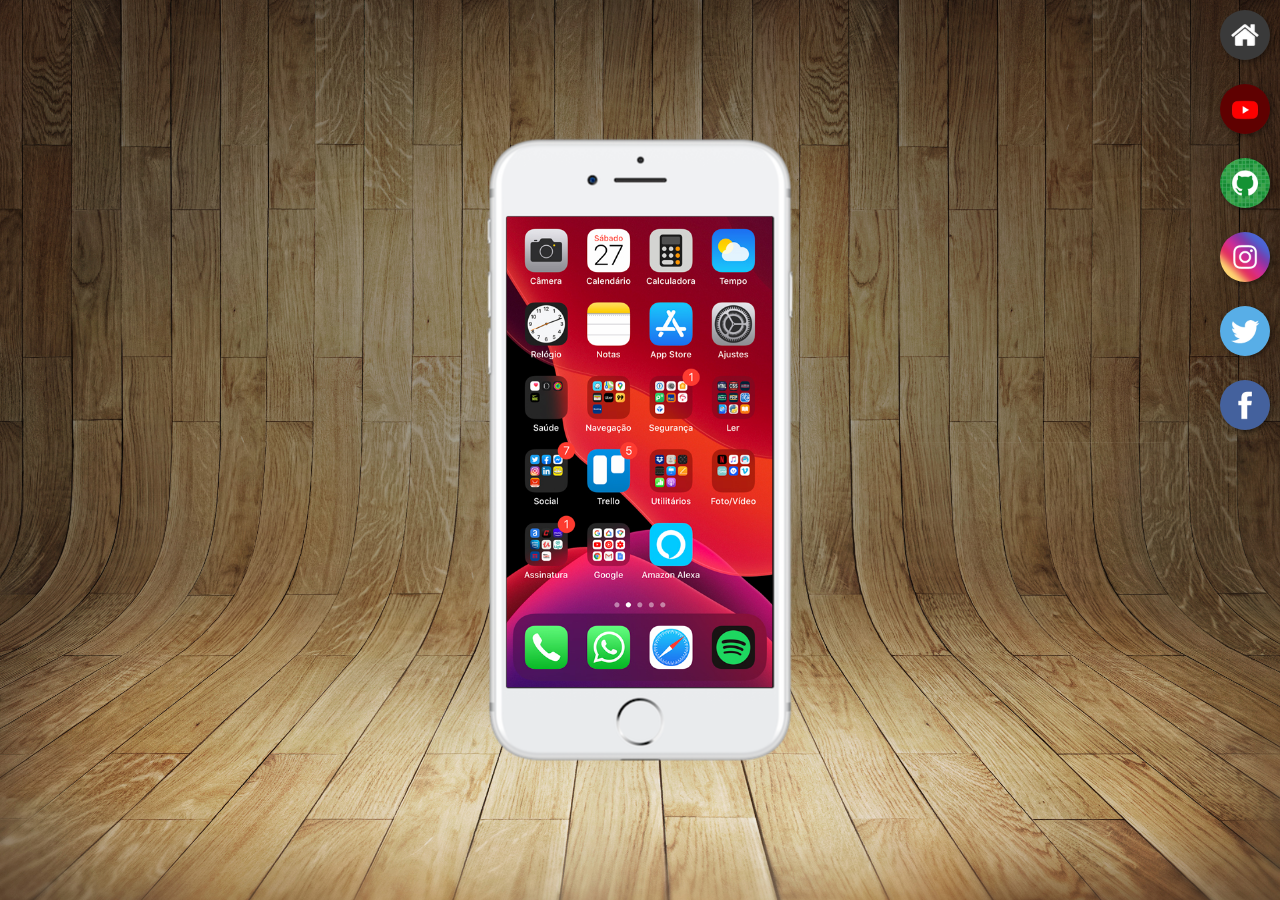
<file: redes-sociais/index.html>
<!DOCTYPE html>
<html lang="pt-br">
<head>
   <meta charset="UTF-8">
   <meta name="viewport"
	  content=''width=device-width, initial-scale=1.
	  0">
	  <title>Projeto Redes Sociais</title>
	  <link rel="shortcut icon" href="favicon.ico" type="image/x-icon">
	  <link rel="stylesheet" href="estilos/style.css">
 </head>
 <body>
		<main>
			<section id="telefone">
			<iframe src="home.html" name="tela" id="tela" frameborder="0"></iframe>
			
			</section>
		
			<section id="redes-sociais">

			<a href="home.html" target="tela"><img src="imagens/logo-home.jpg" alt="home"></a><br>
			<a href="youtube.html" target="tela"><img src="imagens/logo-youtube.jpg" alt="Youtube"  alt="youtube"></a><br>
			<a href="github.html" target="tela"><img src="imagens/logo-github.jpg" alt="GitHub"></a><br>
			<a href="instagram.html" target="tela"><img src="imagens/logo-instagram.jpg" alt="Instagram"></a><br>
			<a href="twitter.html" target="tela"><img src="imagens/logo-twitter.jpg" alt="Twitter"></a><br>
			<a href="facebook.html" target="tela"><img src="imagens/logo-facebook.jpg" alt="Facebook"></a>

			</section>
		</main> 
</body>
</html>
</file>
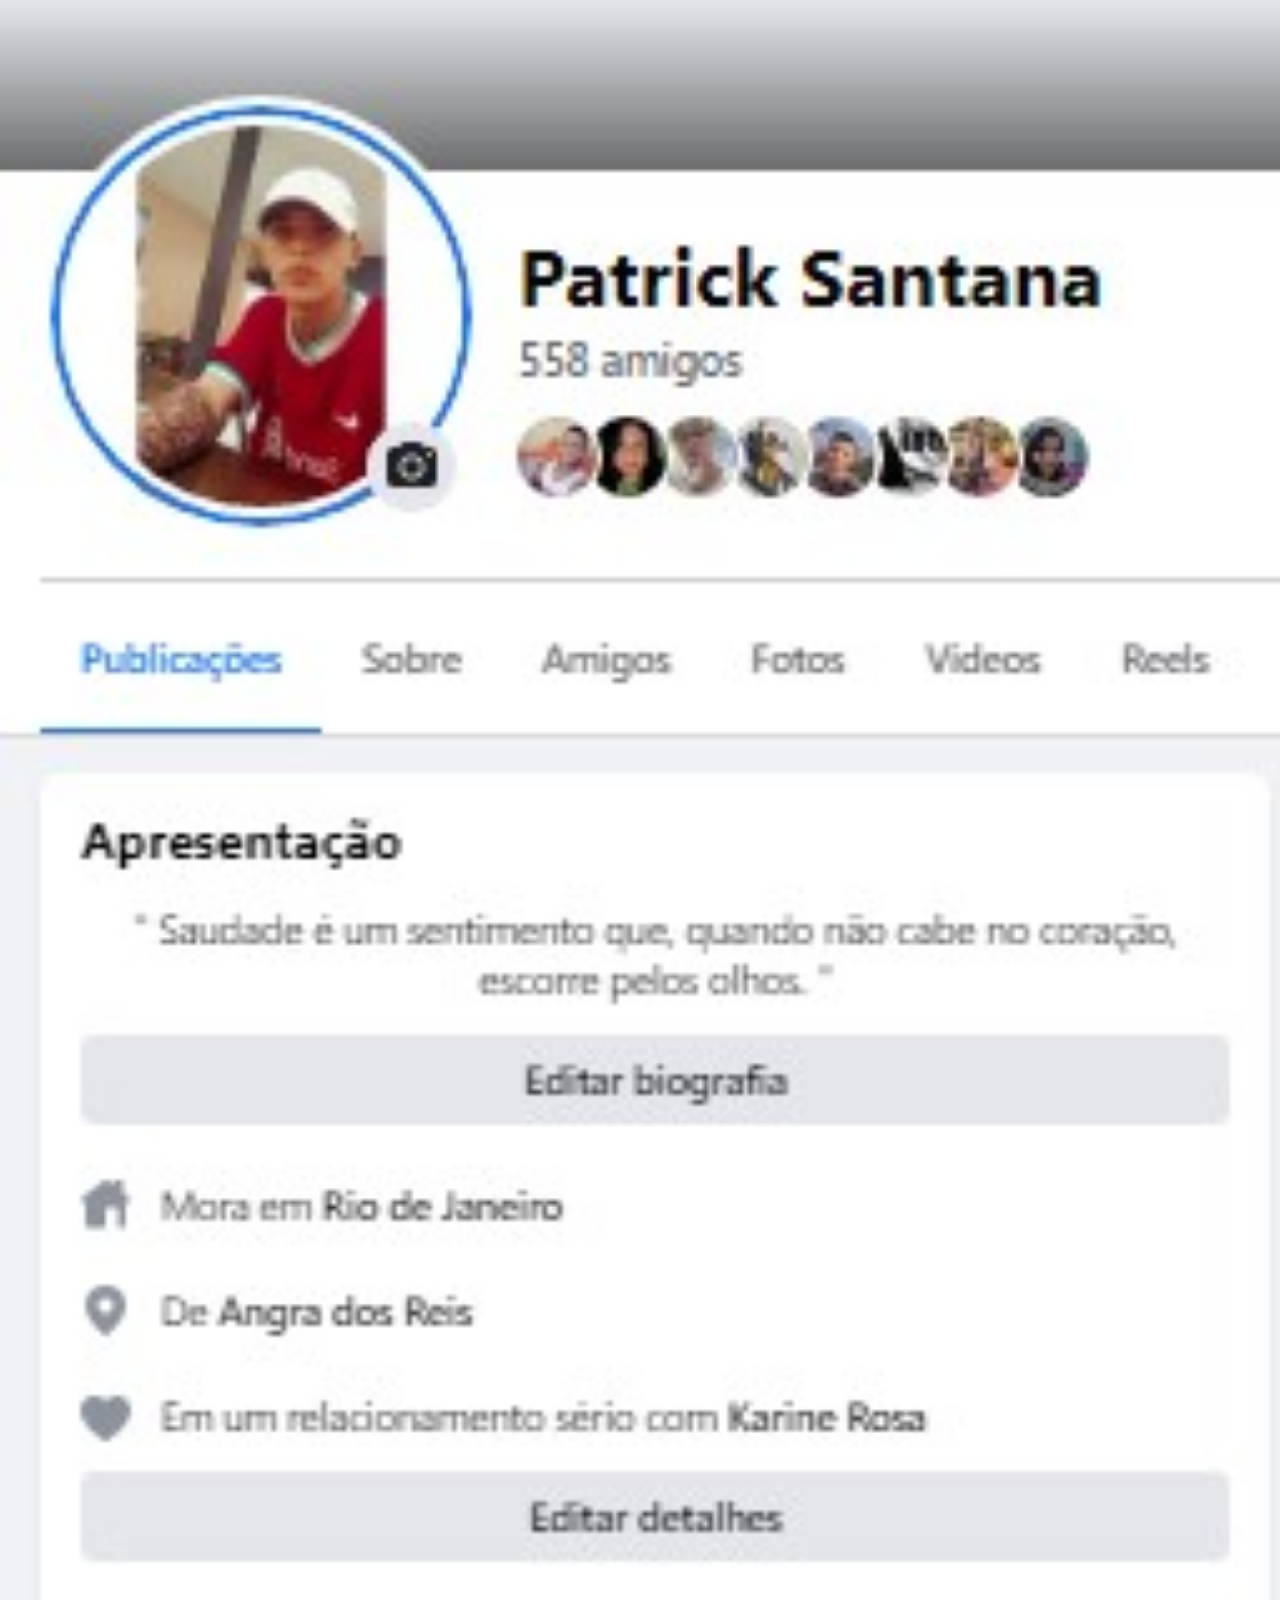
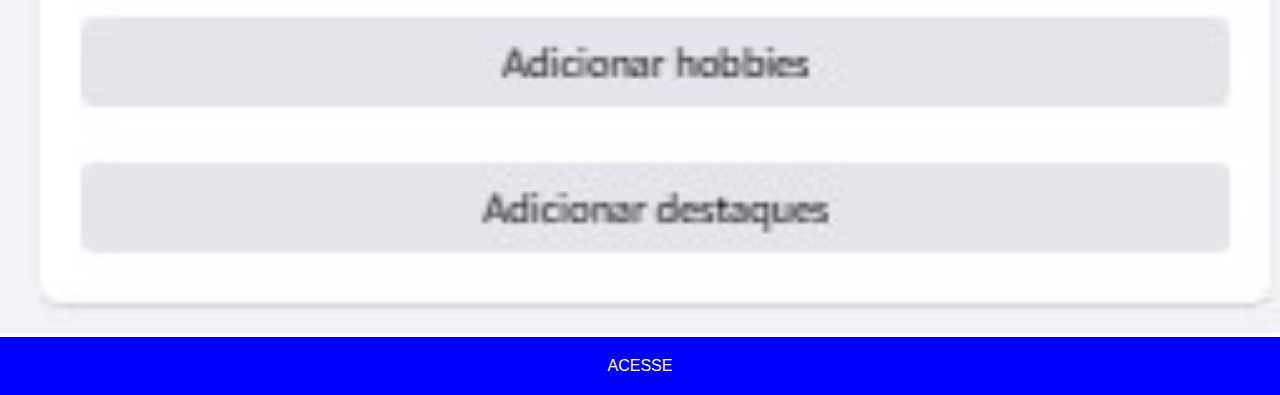
<file: redes-sociais/facebook.html>
<!DOCTYPE html>
<html lang="pt-br">
<head>
   <meta charset="UTF-8">
   <meta name="viewport"
	  content=''width=device-width, initial-scale=1.
	  0">
	  <title>Facebook</title>
 </head>
 <style>
 
 *{
	margin: 0px;
	padding: 0px;
	font-family: Arial, Helvetica, sans-serif;
 }
 
 ::-webkit-scrollbar{
	height: 0px;
	width: 0px;
}
 
 img{
	width: 100vw;
 }
 
 a {
 background: blue;
 color: white;
 text-weight: bold;
 padding: 20px;
 text-decoration: none;
 display: block;
 text-align: center;
 }
 
 
 </style>
 <body>
	 	<img src="imagens/tela-facebook.jpg" alt="Facebook">
		<a href="https://pt-br.facebook.com/gustavoguanabara/" target="_blank">ACESSE</a>
		 
</body>
</html>
</file>
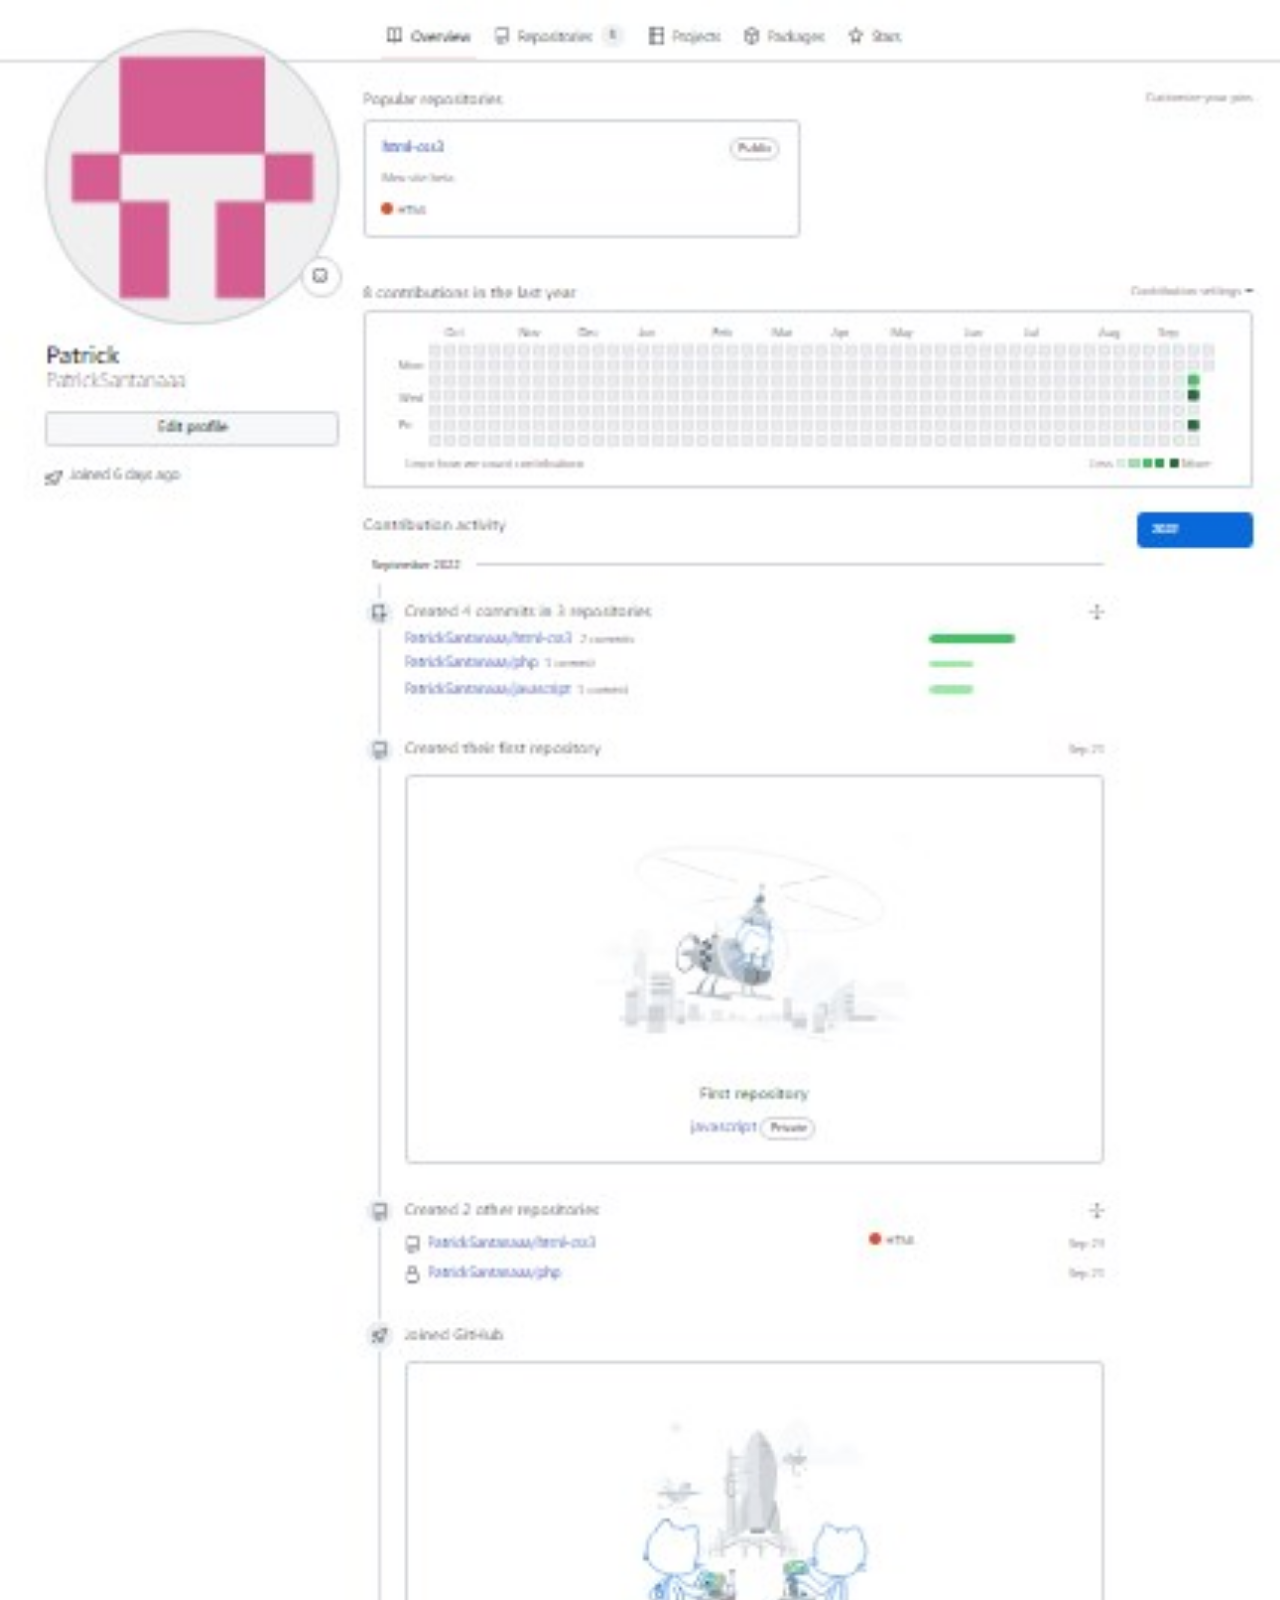
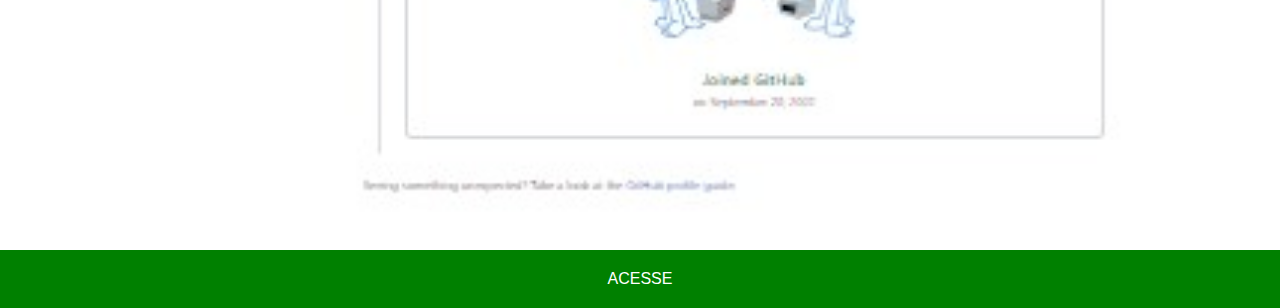
<file: redes-sociais/github.html>
<!DOCTYPE html>
<html lang="pt-br">
<head>
   <meta charset="UTF-8">
   <meta name="viewport"
	  content=''width=device-width, initial-scale=1.
	  0">
	  <title>GitHub</title>
 </head>
 <style>
 *{
	margin: 0px;
	padding: 0px;
	font-family: Arial, Helvetica, sans-serif;
 }
 
 img {
	width: 100vw;
 }
 
 ::-webkit-scrollbar{
		height: 0px;
		width: 0px;
 }
 
 a {
	 background-color: green;
	 color: white;
	 text-align: center;
	 text-decoration: none;
	 padding: 20px;
	 font-weigth: bold;
	 display: block;
 
 }
 
 </style>
 <body>
	<img src="imagens/tela-github.jpg" alt="Github">
	<a href="https://github.com/gustavoguanabara/" target="_blank">ACESSE</a>
	
	 	
		 
</body>
</html>
</file>
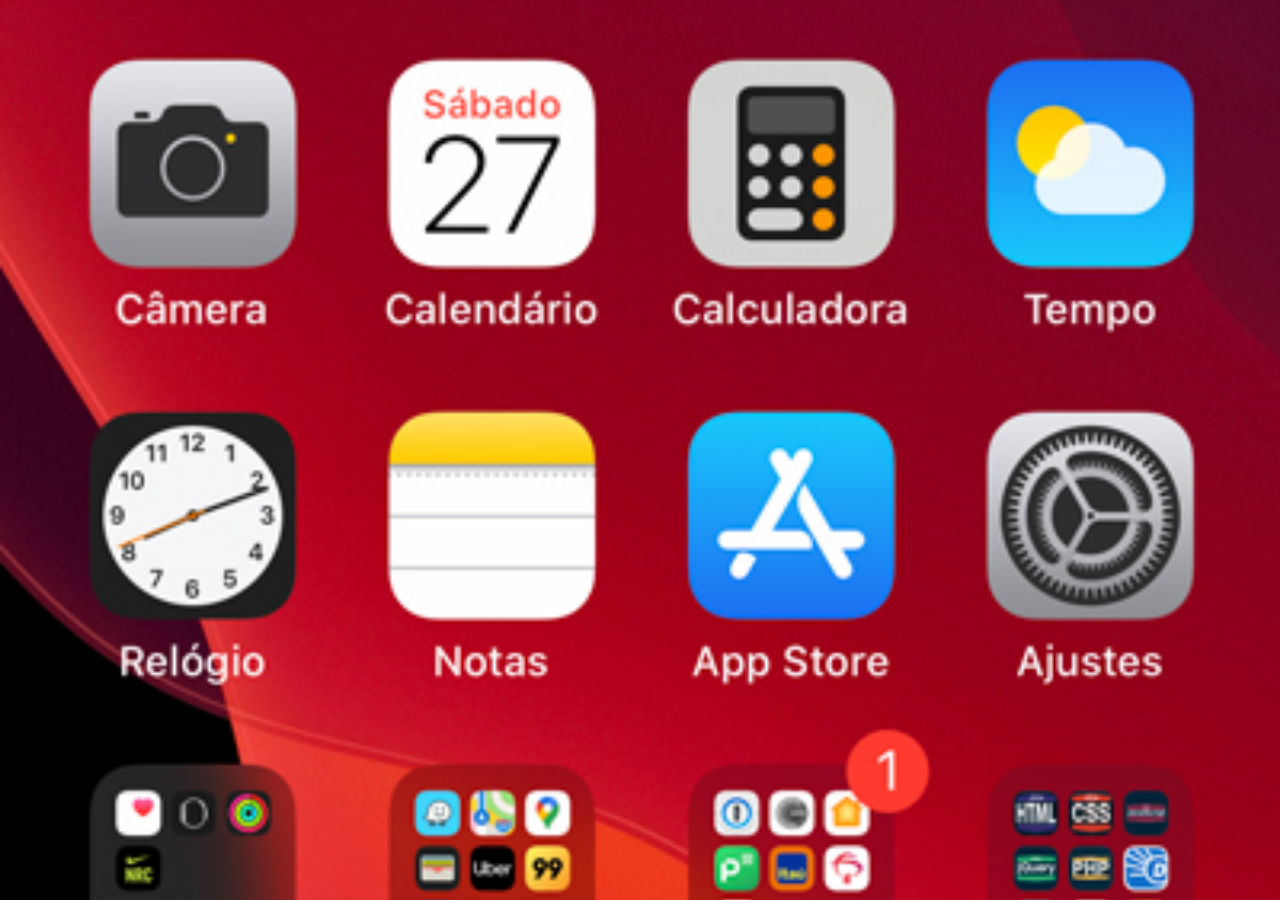
<file: redes-sociais/home.html>
<!DOCTYPE html>
<html lang="pt-bt">
<head>
    <meta charset="UTF-8">
    <meta http-equiv="X-UA-Compatible" content="IE=edge">
    <meta name="viewport" content="width=device-width, initial-scale=1.0">
    <title>Home</title>
</head>
<body>
<style>
* {
    margin: 0px;
    padding: 0px;
}

body {
    width: 100vw;
    height: 100vh;
    background: black url('imagens/tela-home.jpg')
 no-repeat top center;
    background-size: cover;
 }
</style>
</body>
</html>
</file>
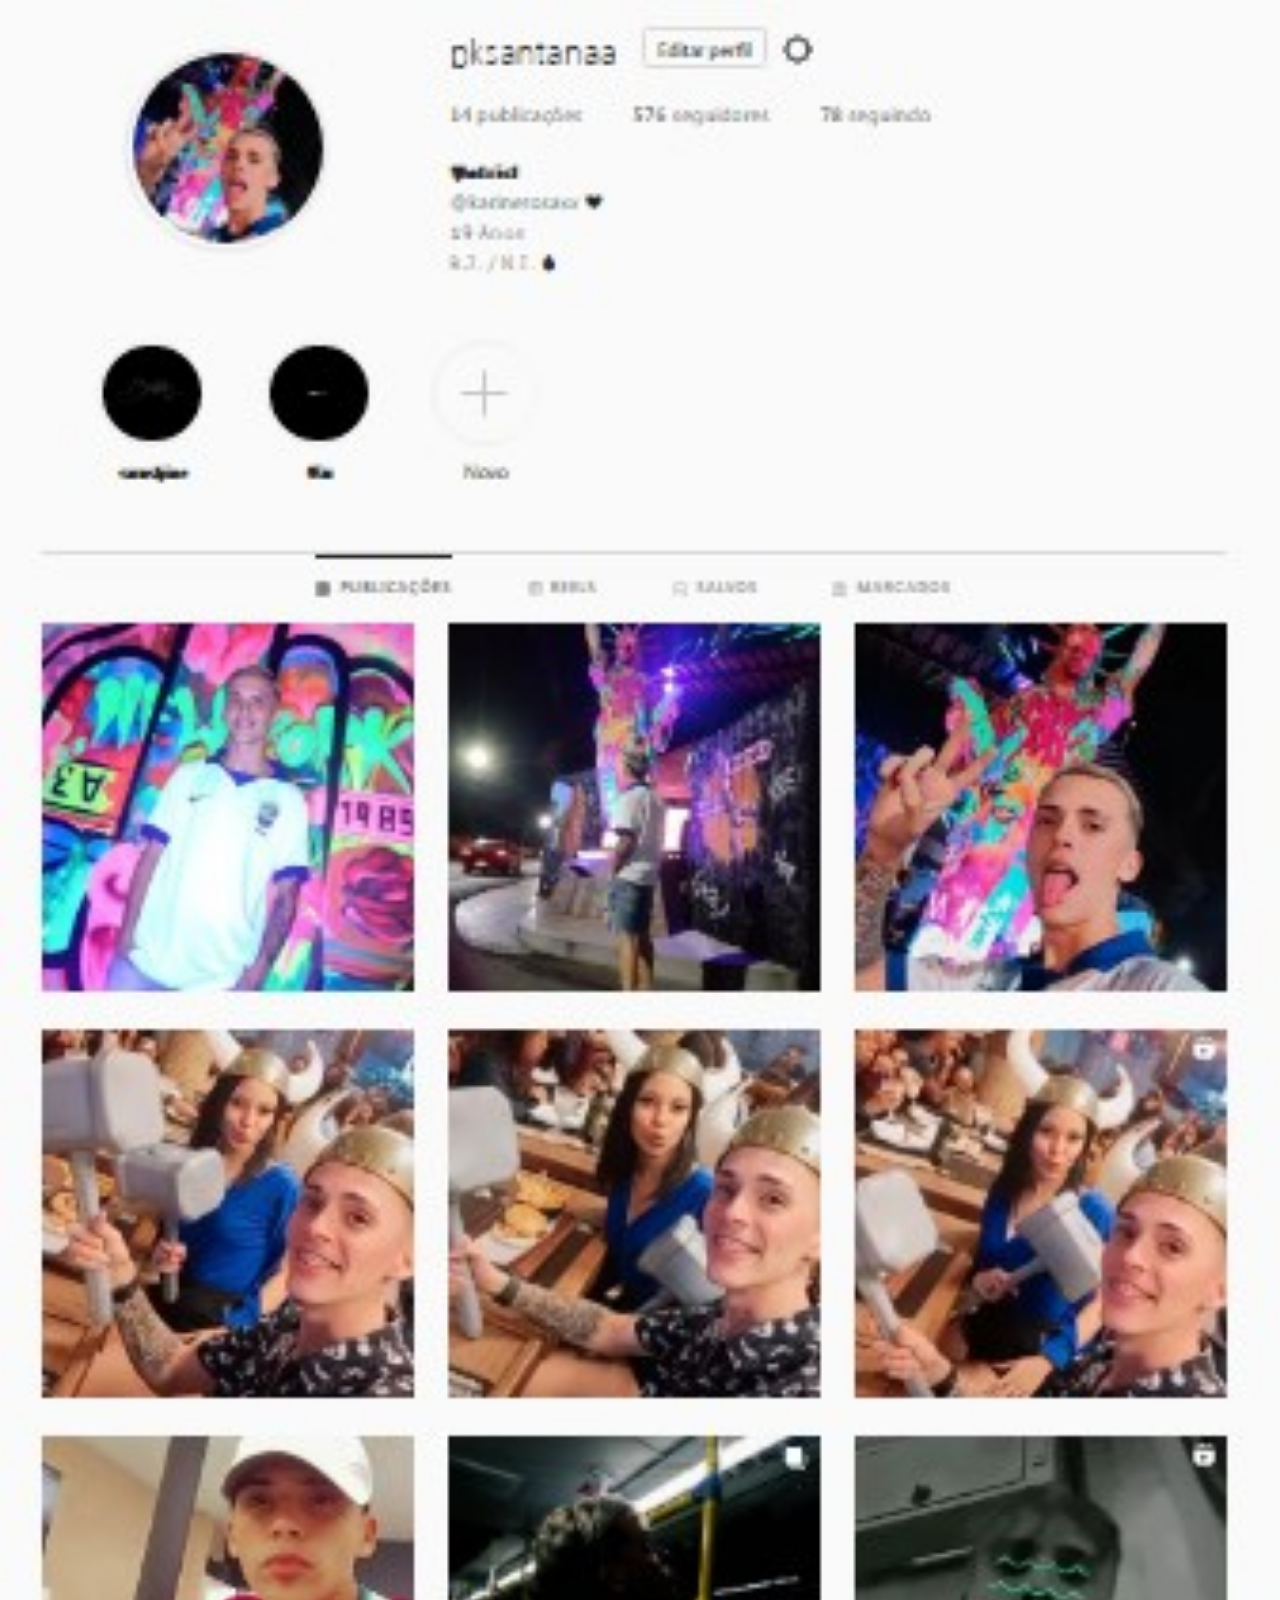
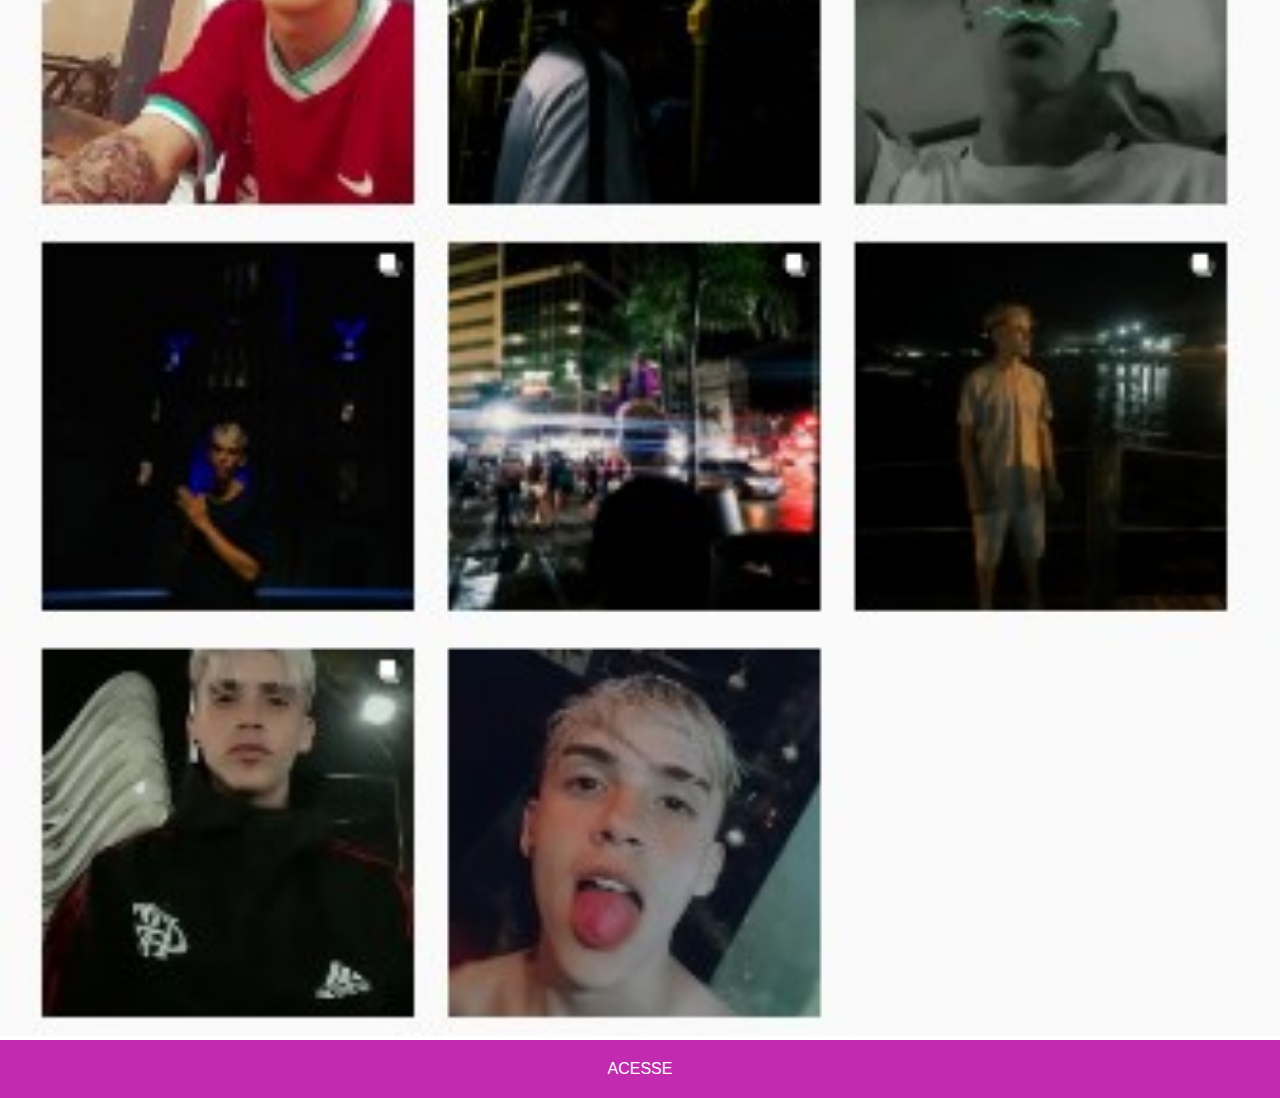
<file: redes-sociais/instagram.html>
<!DOCTYPE html>
<html lang="pt-br">
<head>
   <meta charset="UTF-8">
   <meta name="viewport"
	  content=''width=device-width, initial-scale=1.
	  0">
	  <title>Instagram</title>
 </head>
 <style>
*{
	margin: 0px;
	padding: 0px;
	font-family: Arial, Helvetica, sans-serif;
}

img {
	width: 100vw;

}

::-webkit-scrollbar{
	height: 0px;
	width: 0px;
}

a {
background-color: #C22AAF;
color: white;
text-align: center;
font-weidth: bold;
padding: 20px;
text-decoration: none;
display: block;


}

 </style>
 <body>
	<img src="imagens/tela-insta.jpg" alt="Instagram">
	<a href="https://www.instagram.com/pksantanaa/" target="_blank">ACESSE</a>
	 	
		 
</body>
</html>
</file>
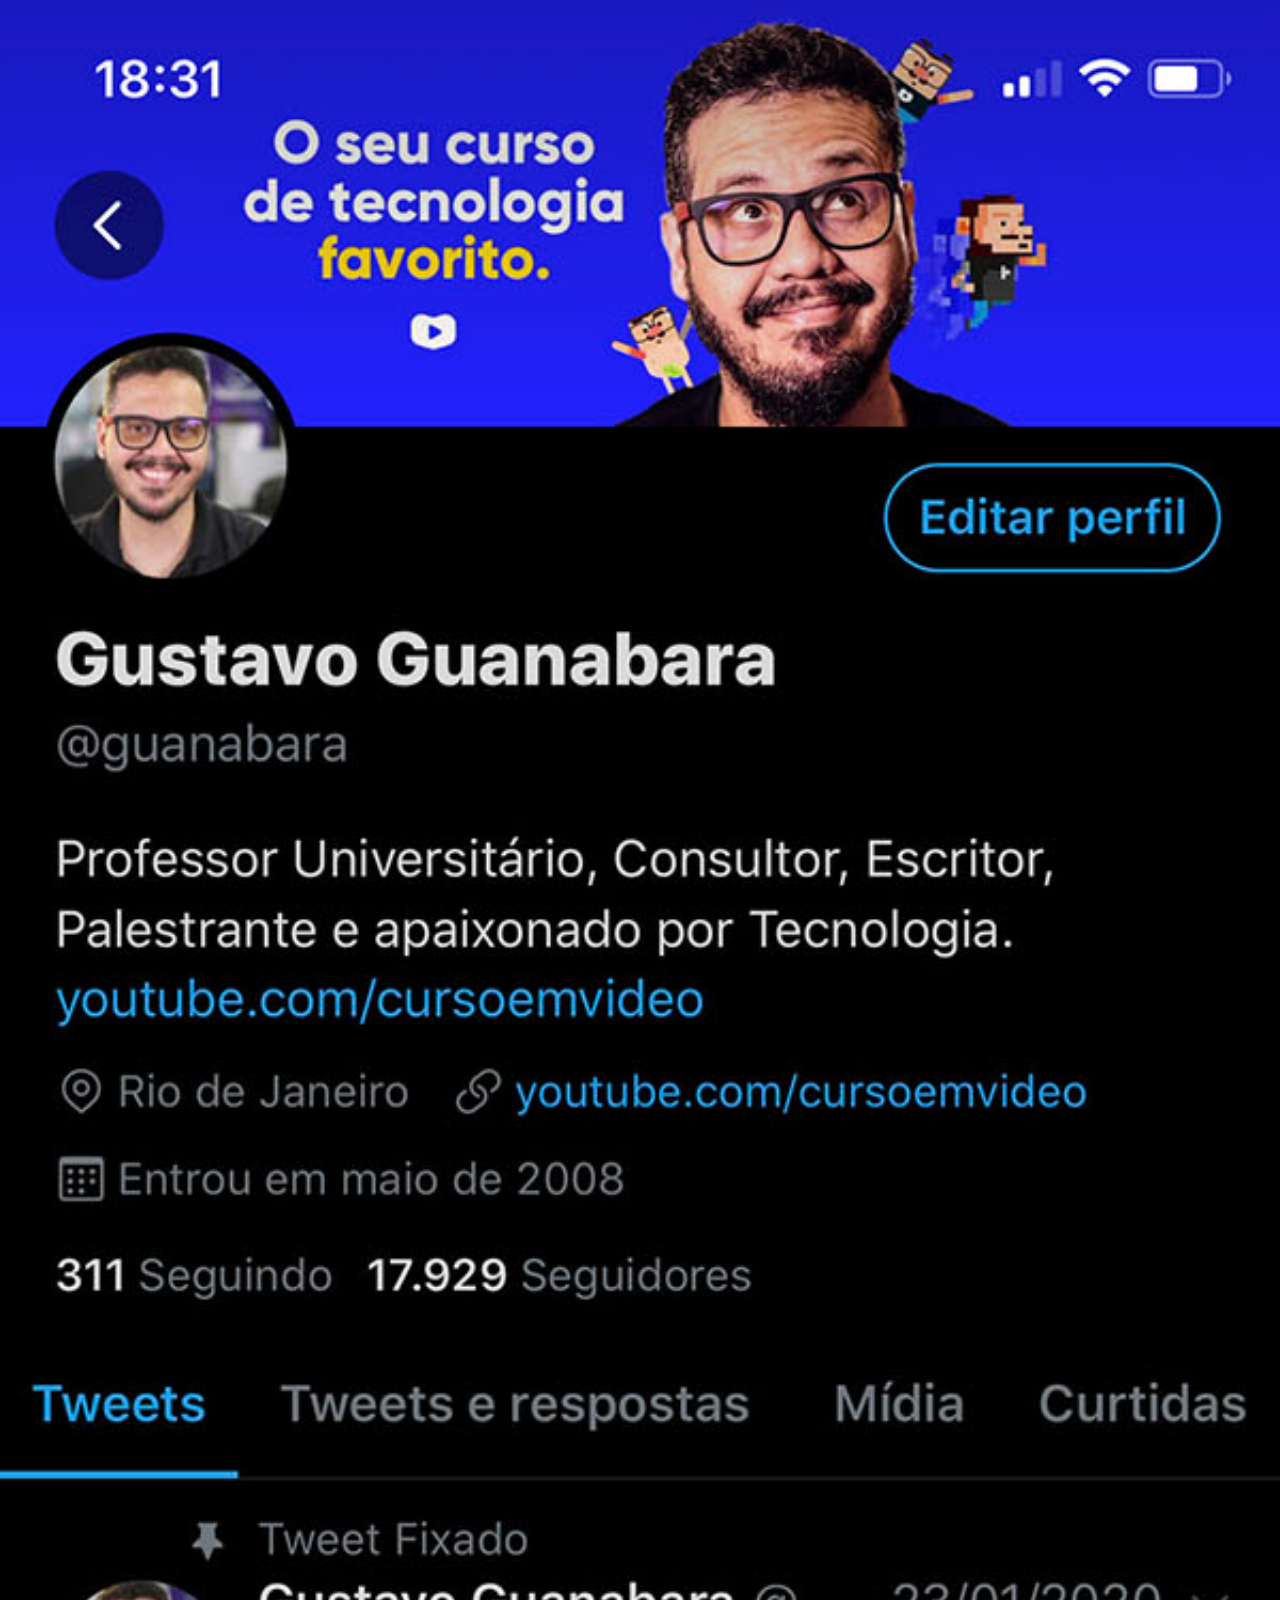
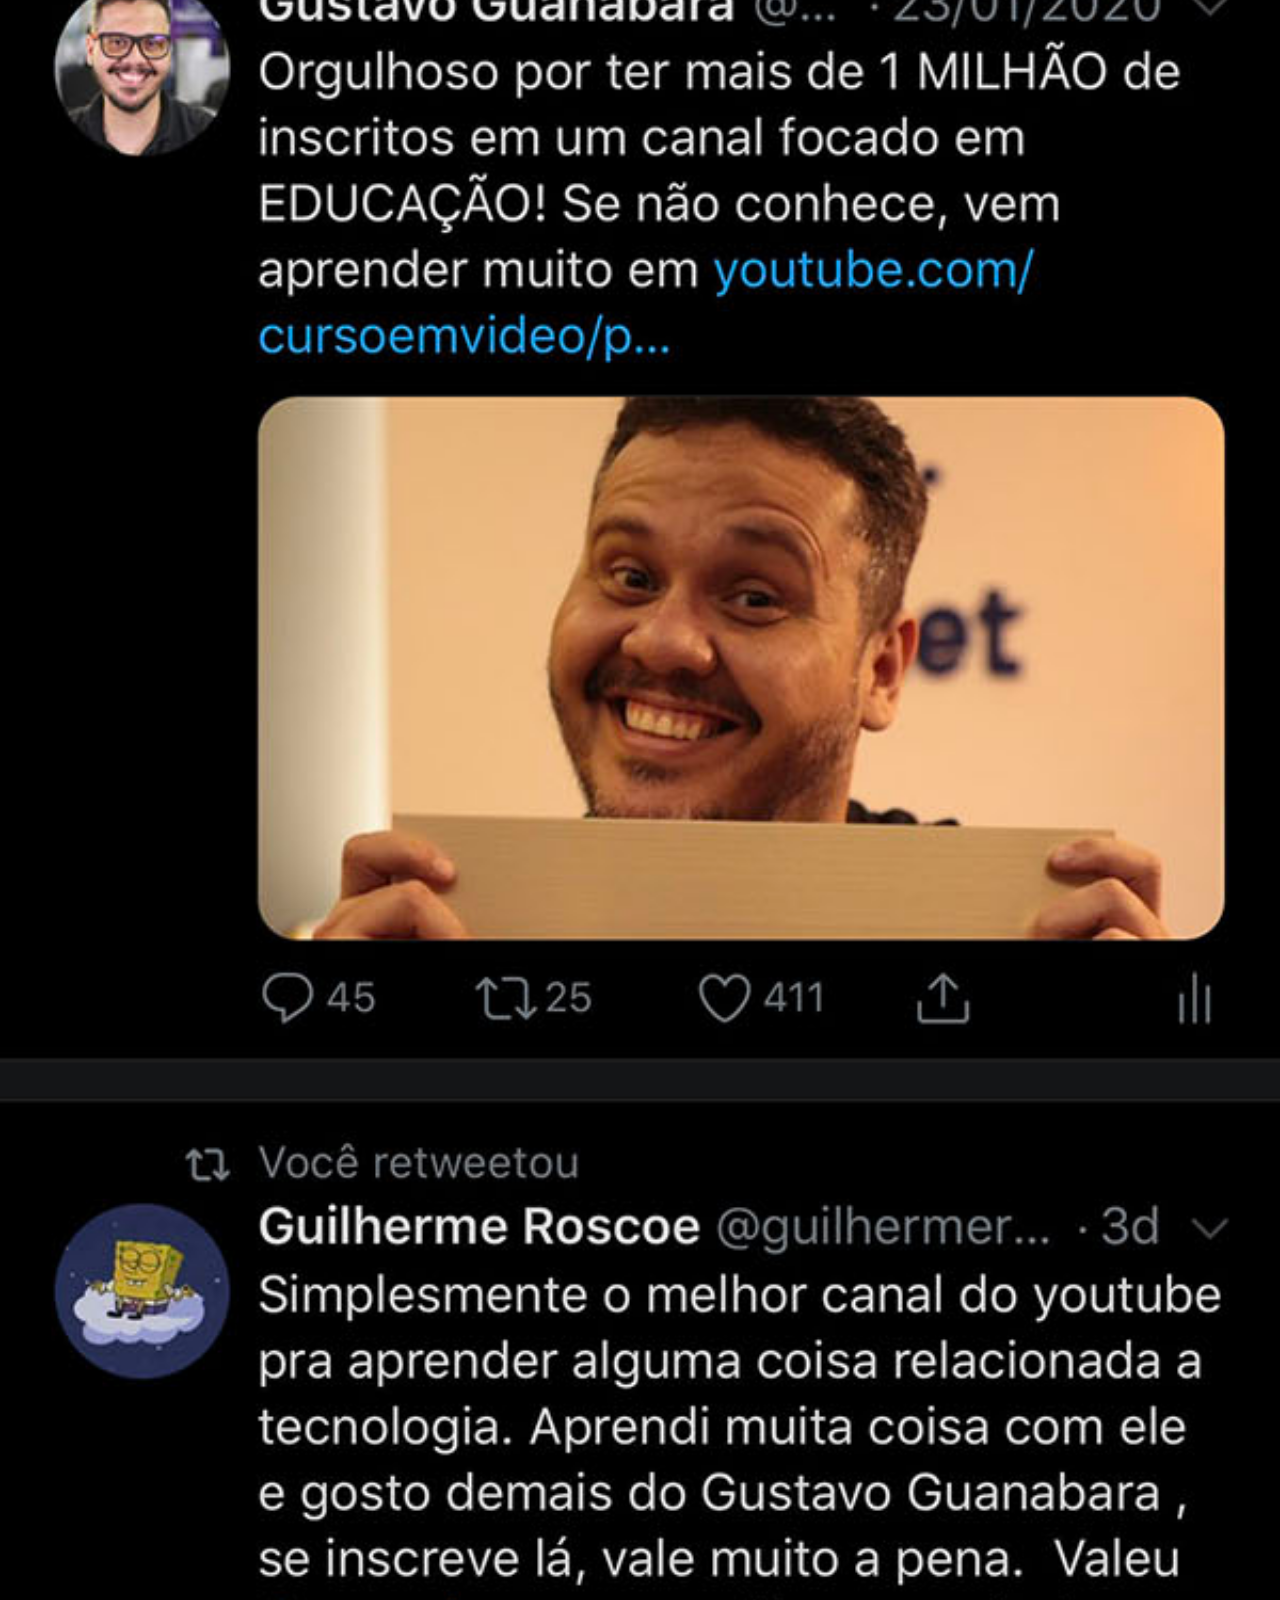
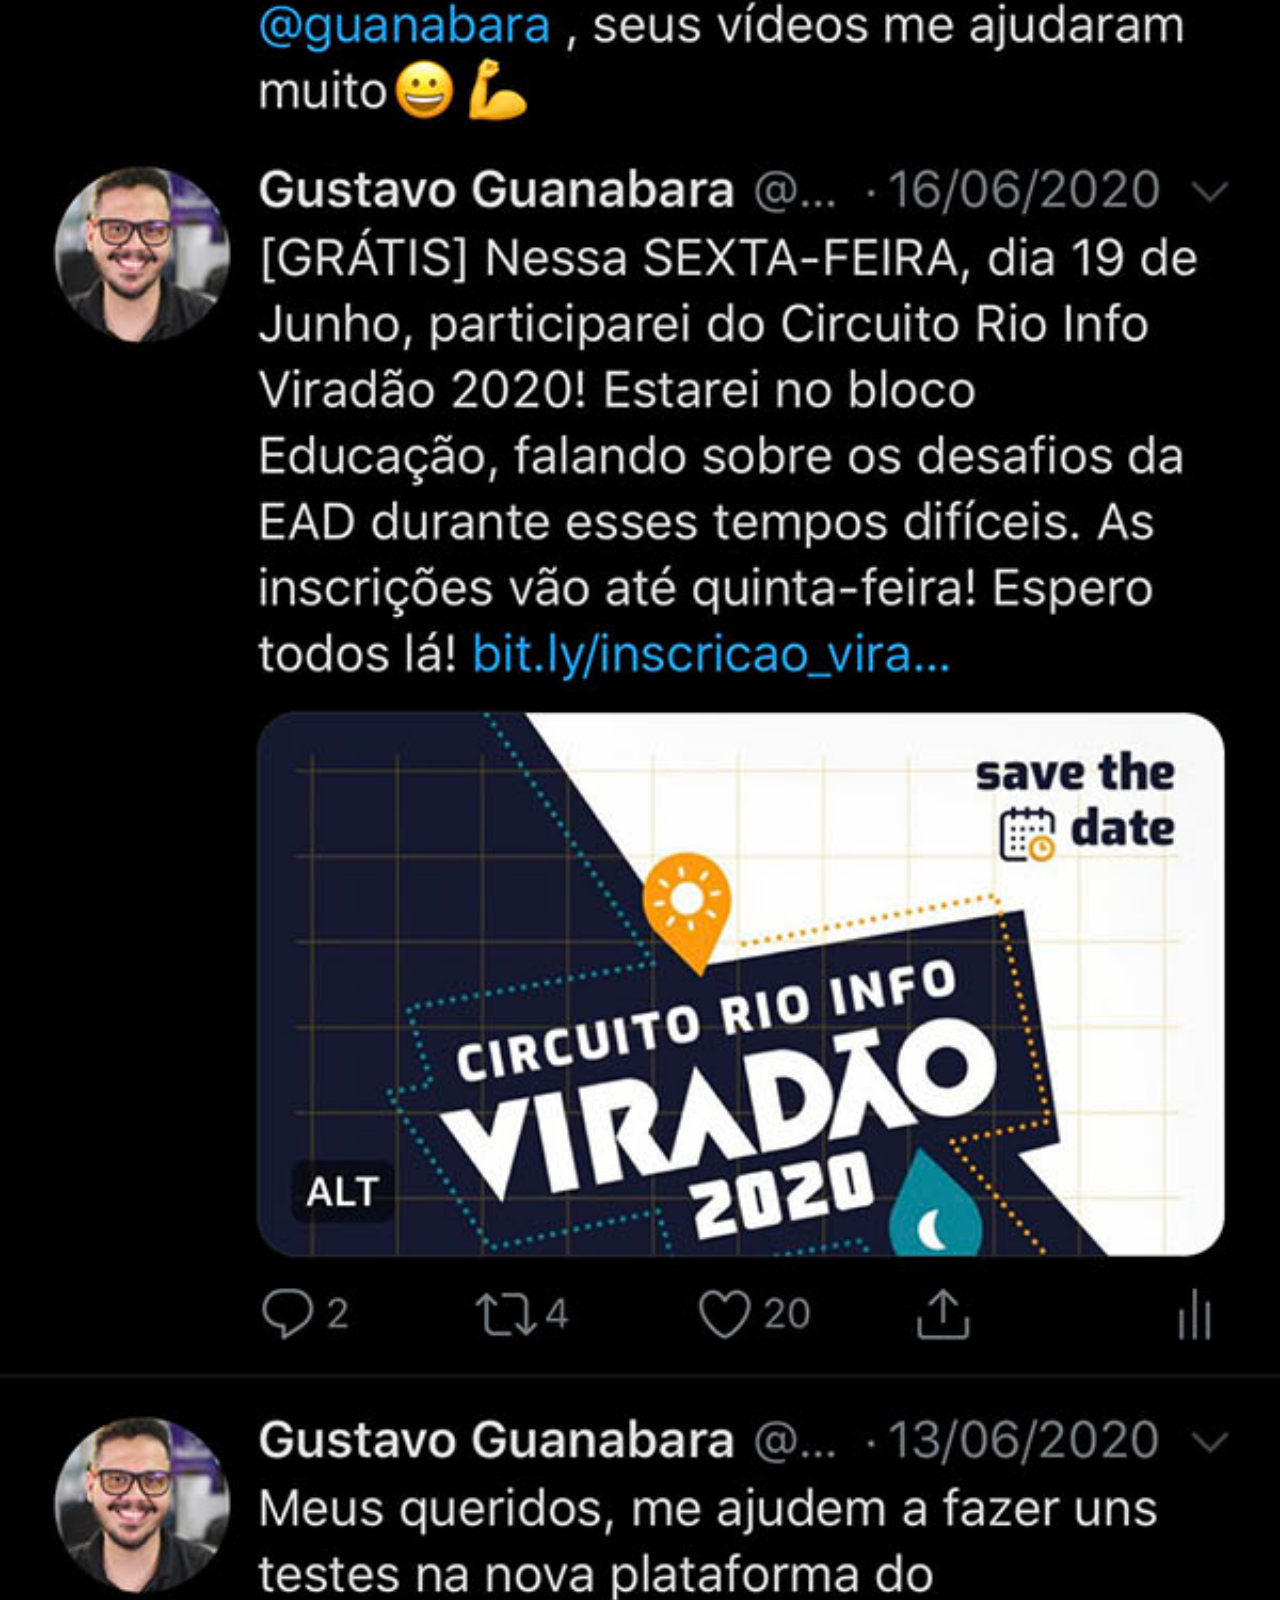
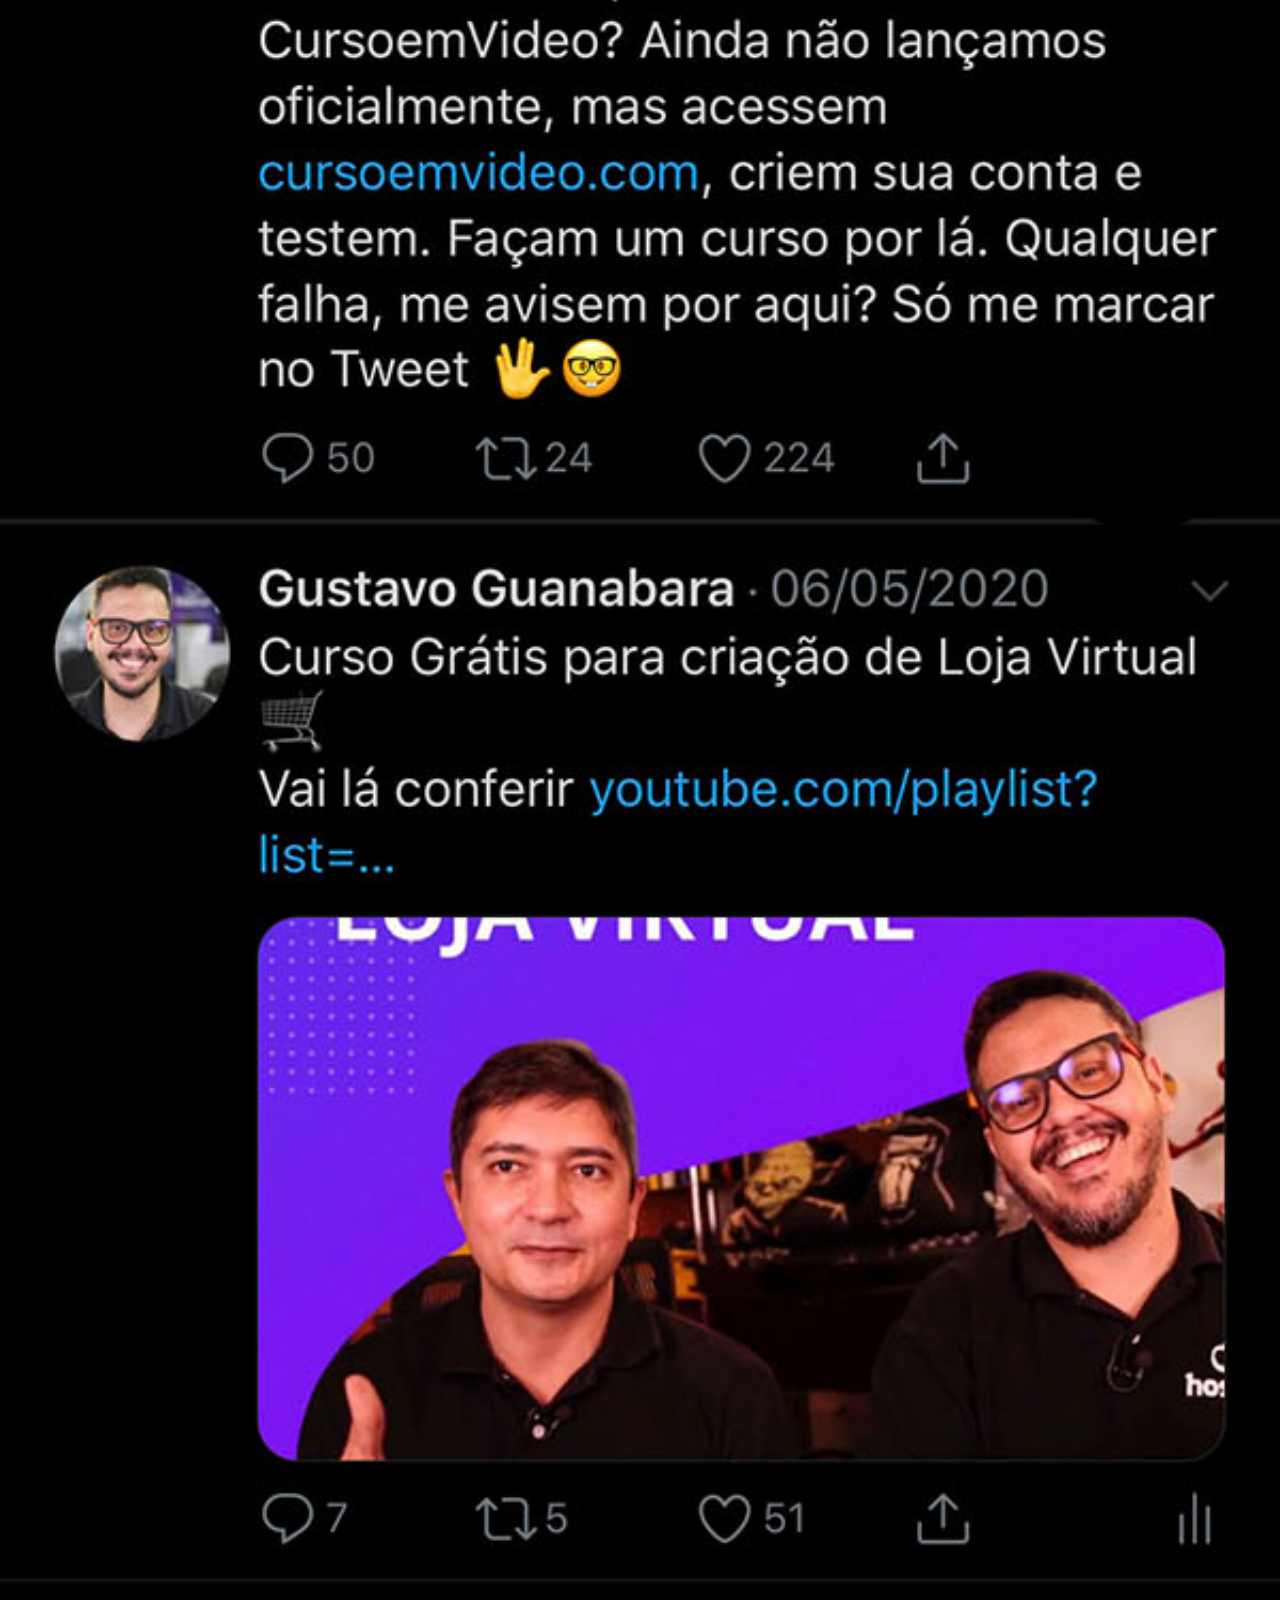
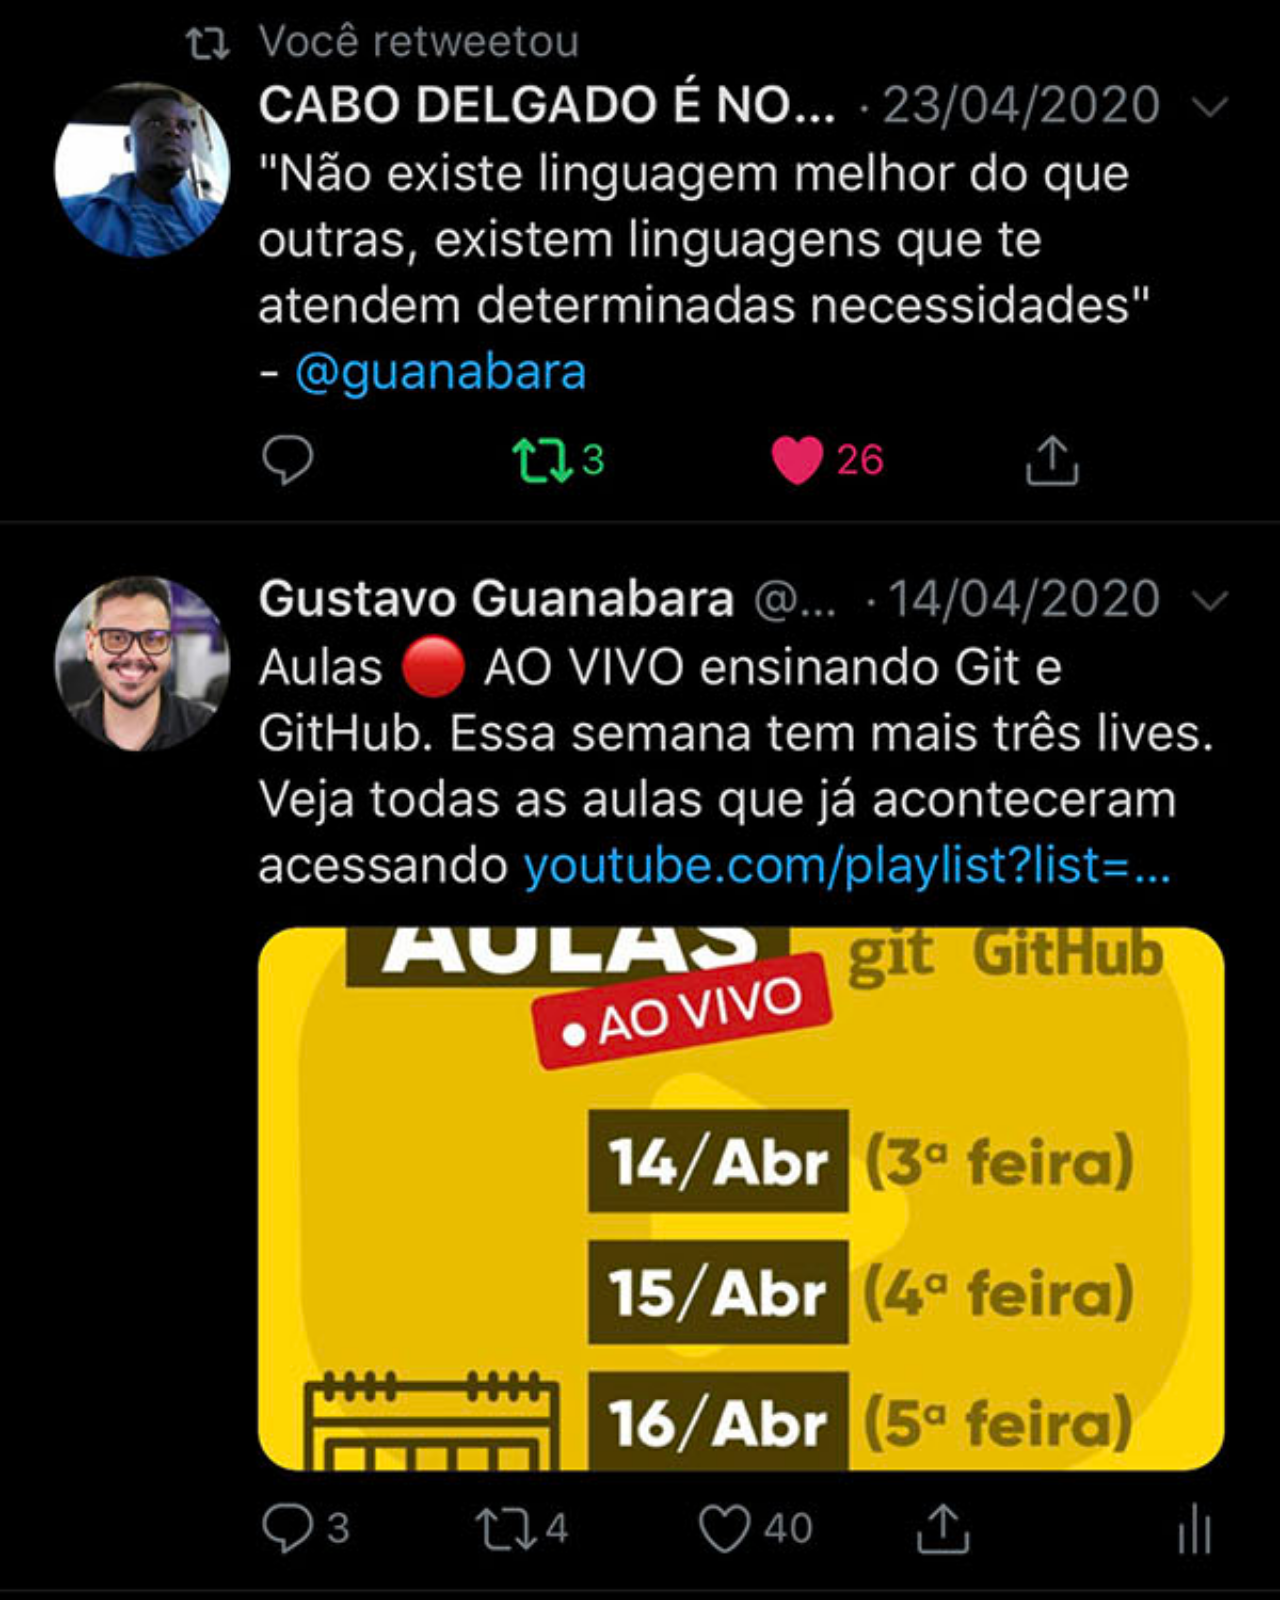
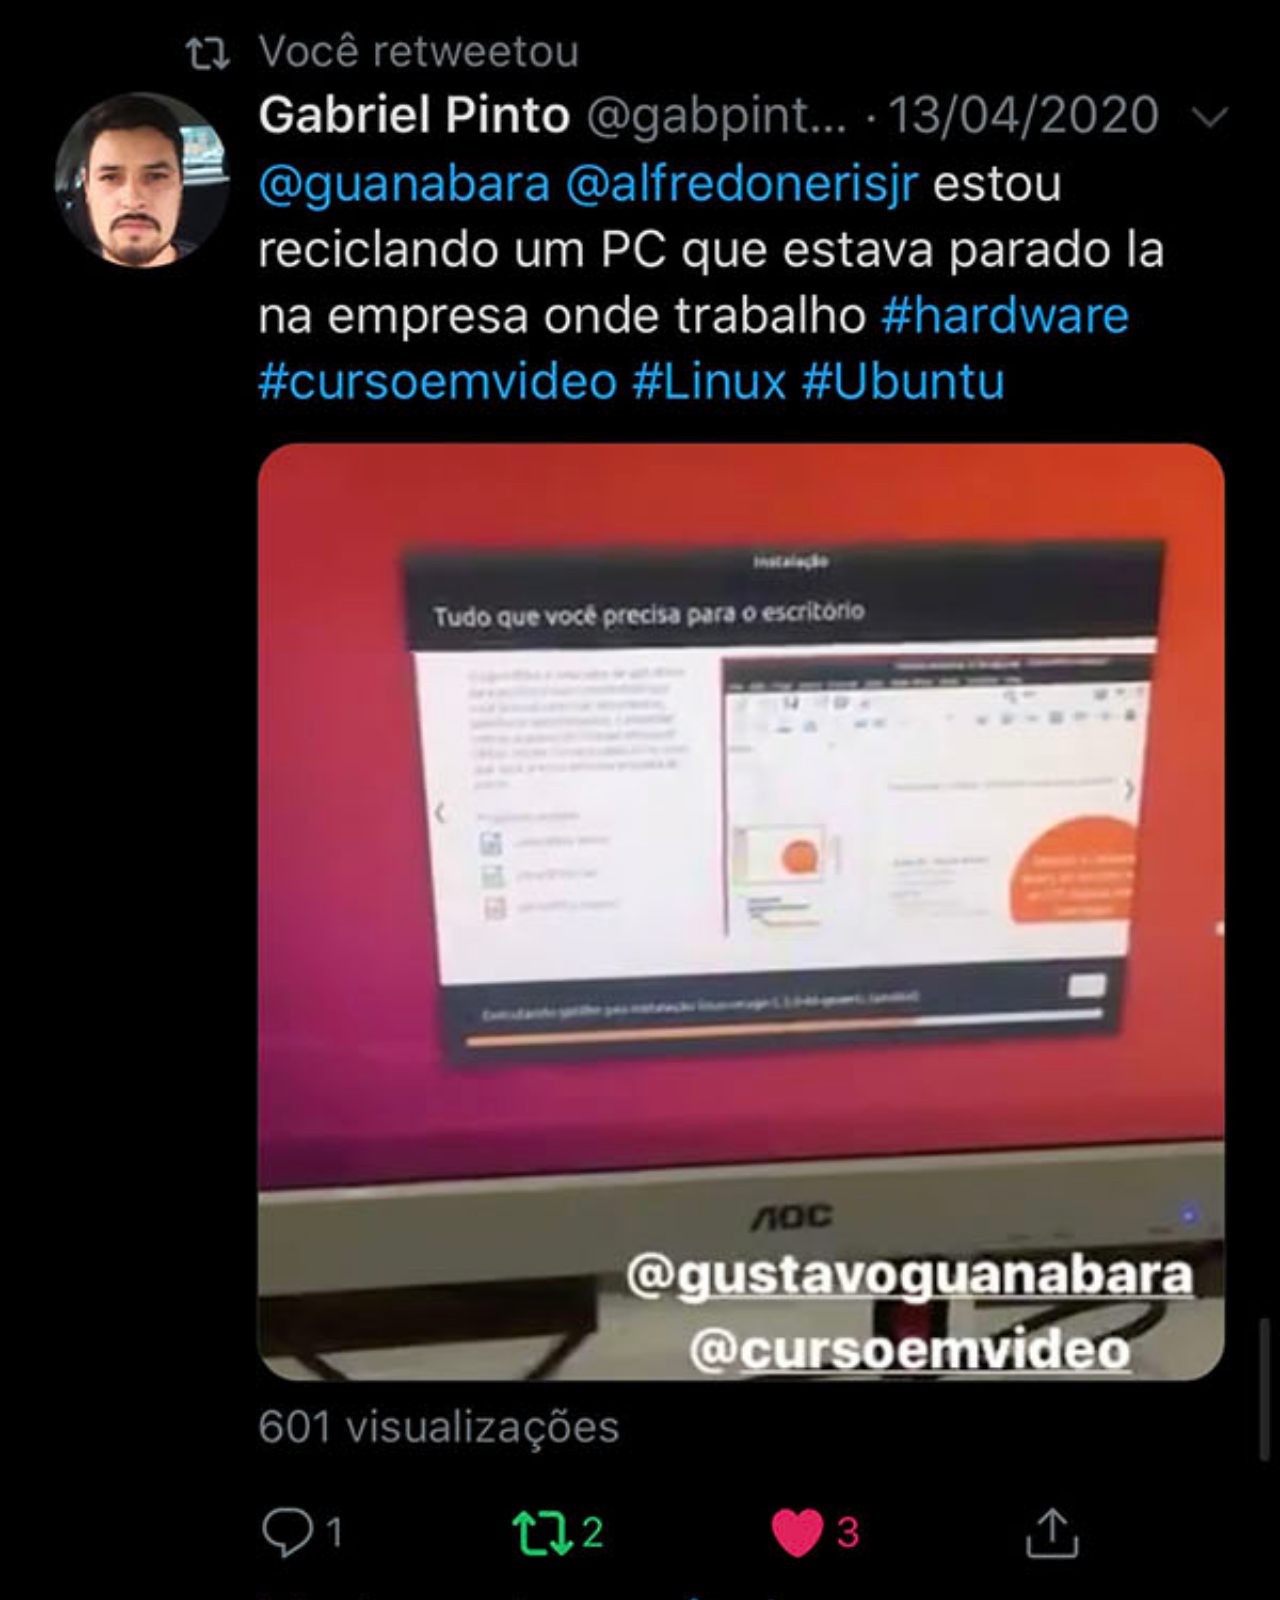
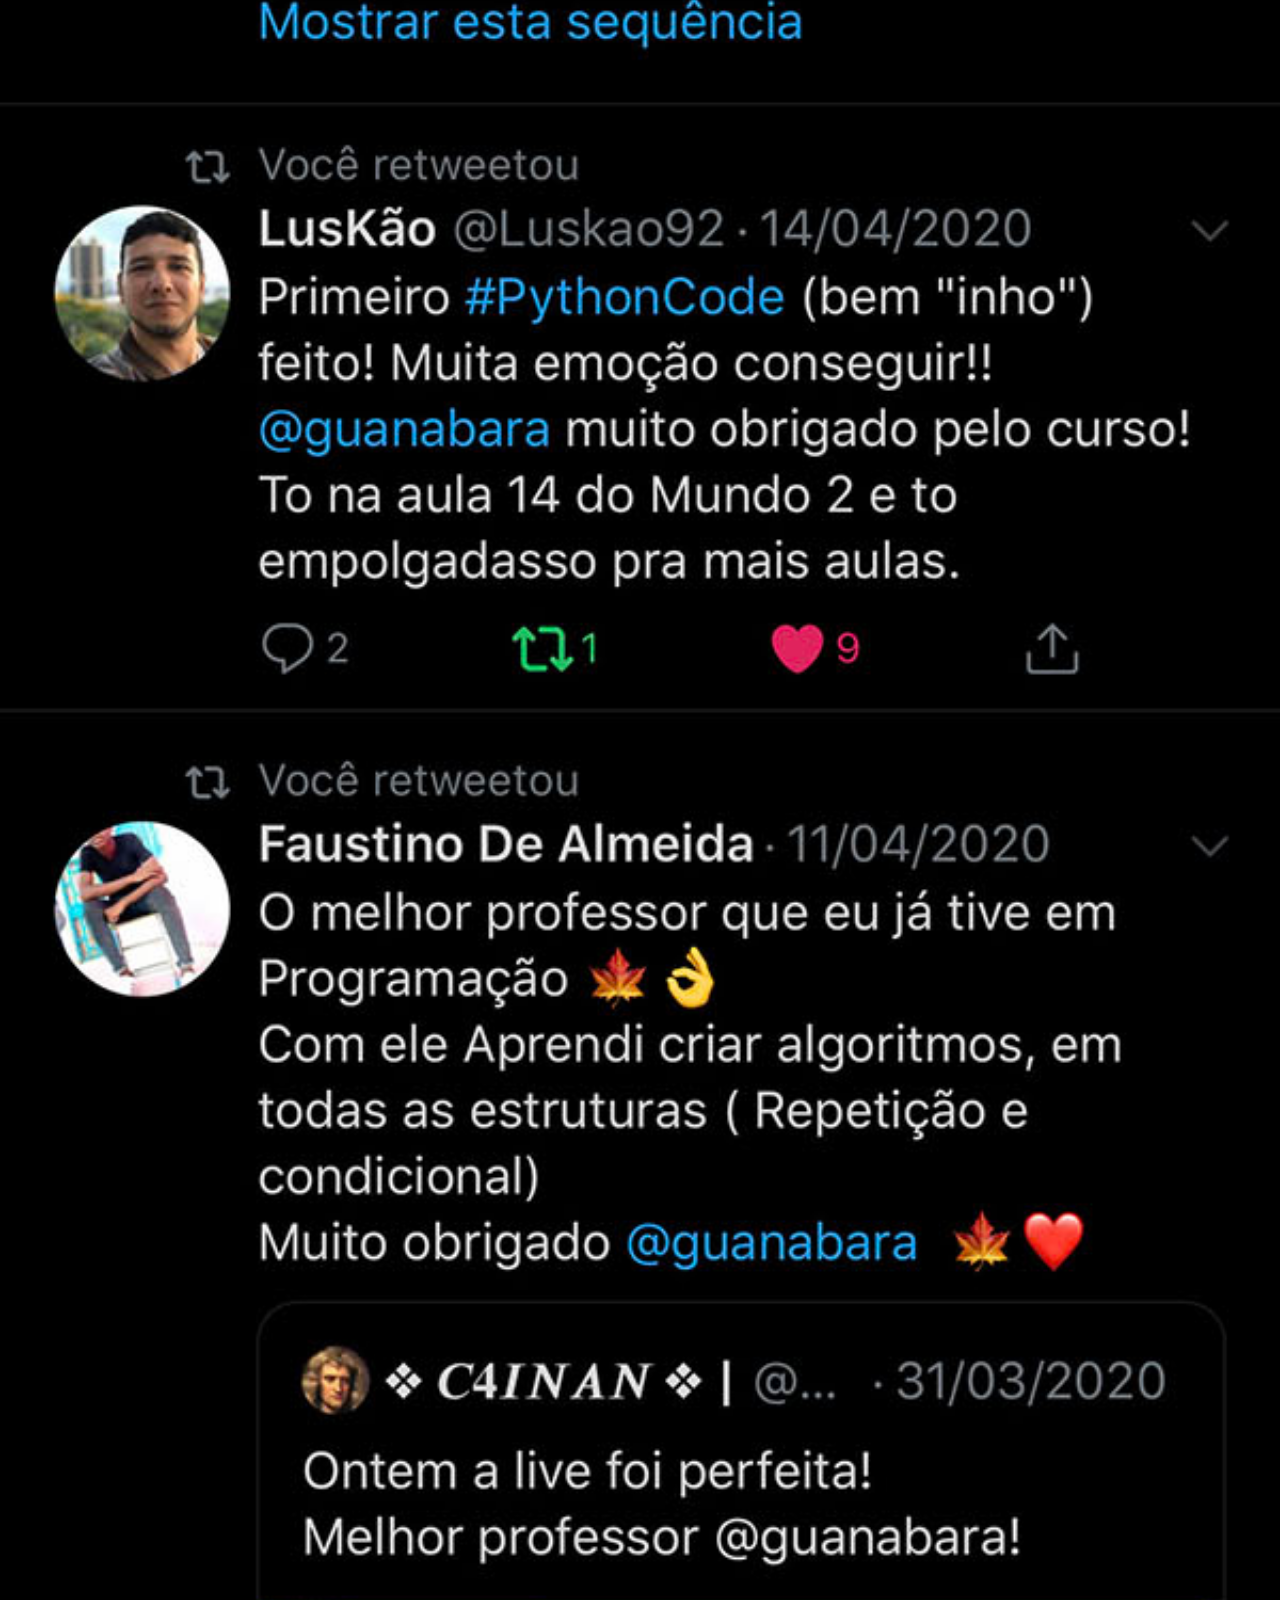
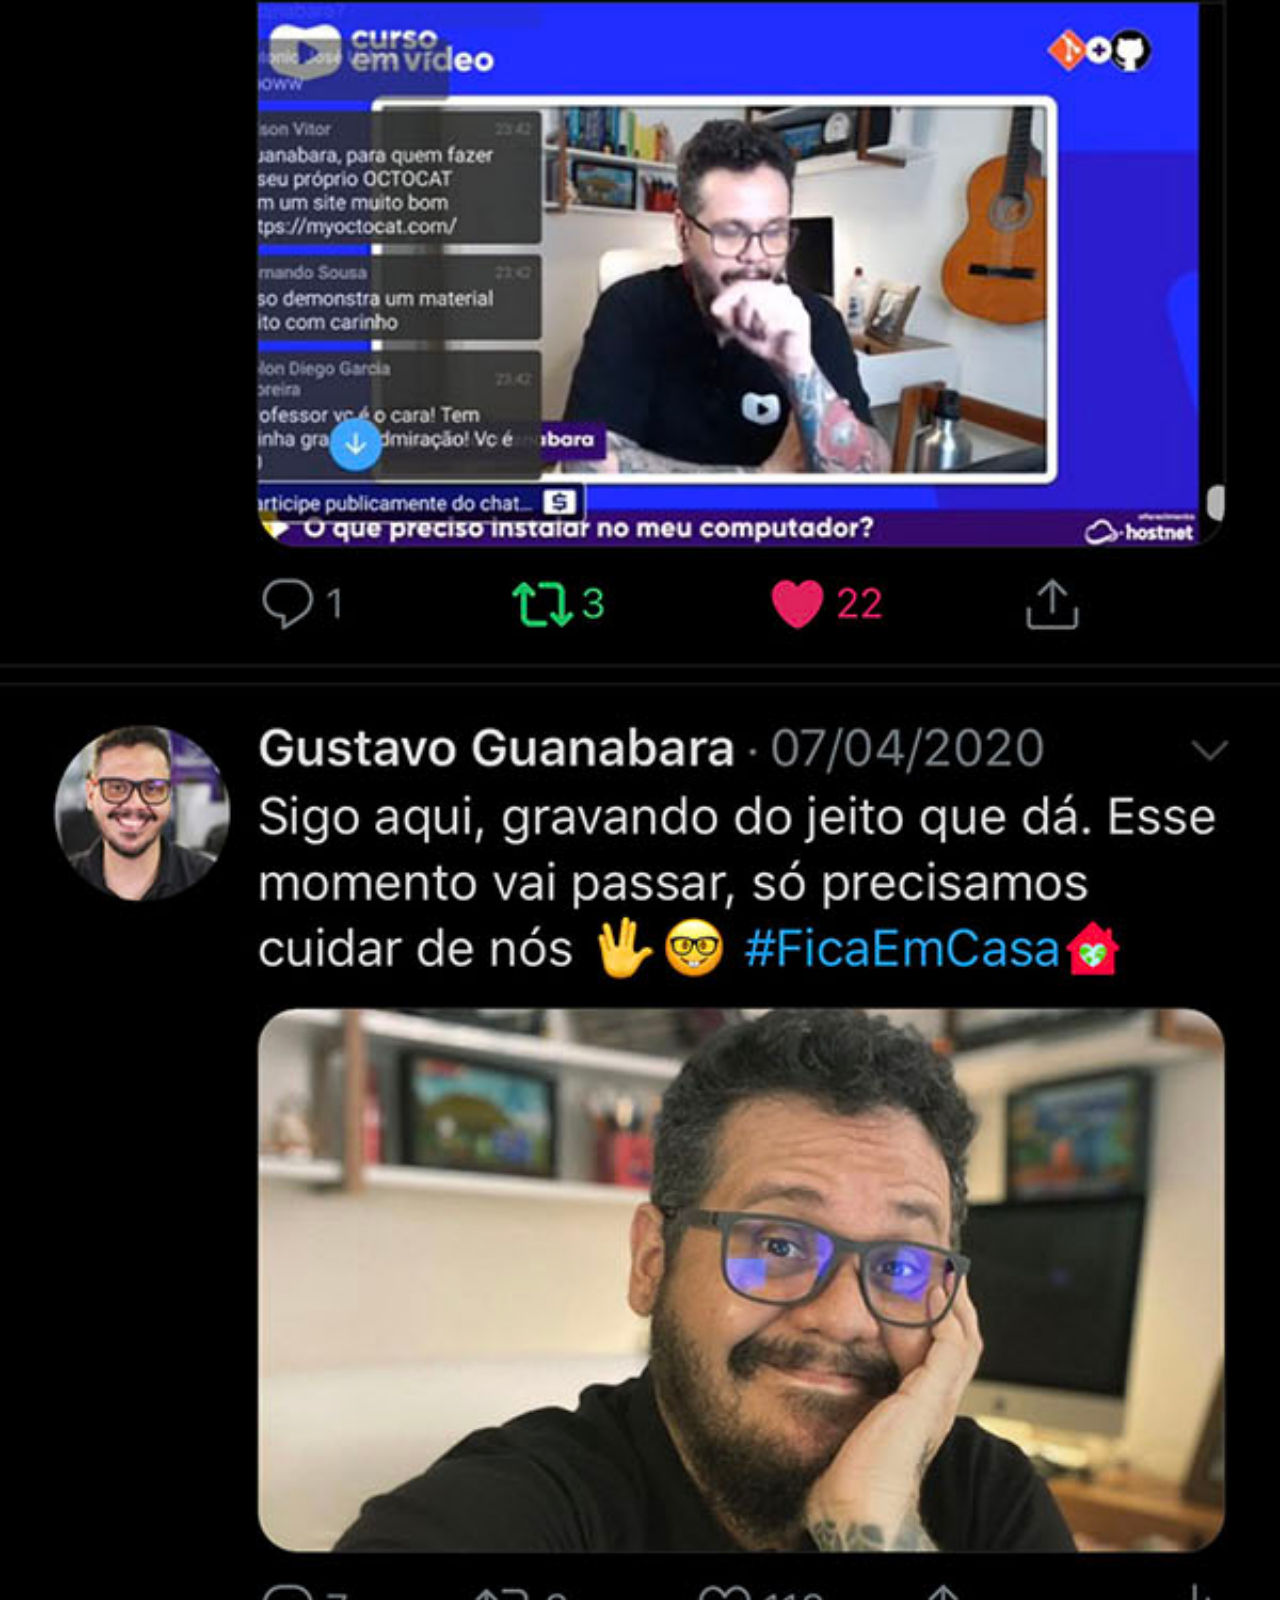
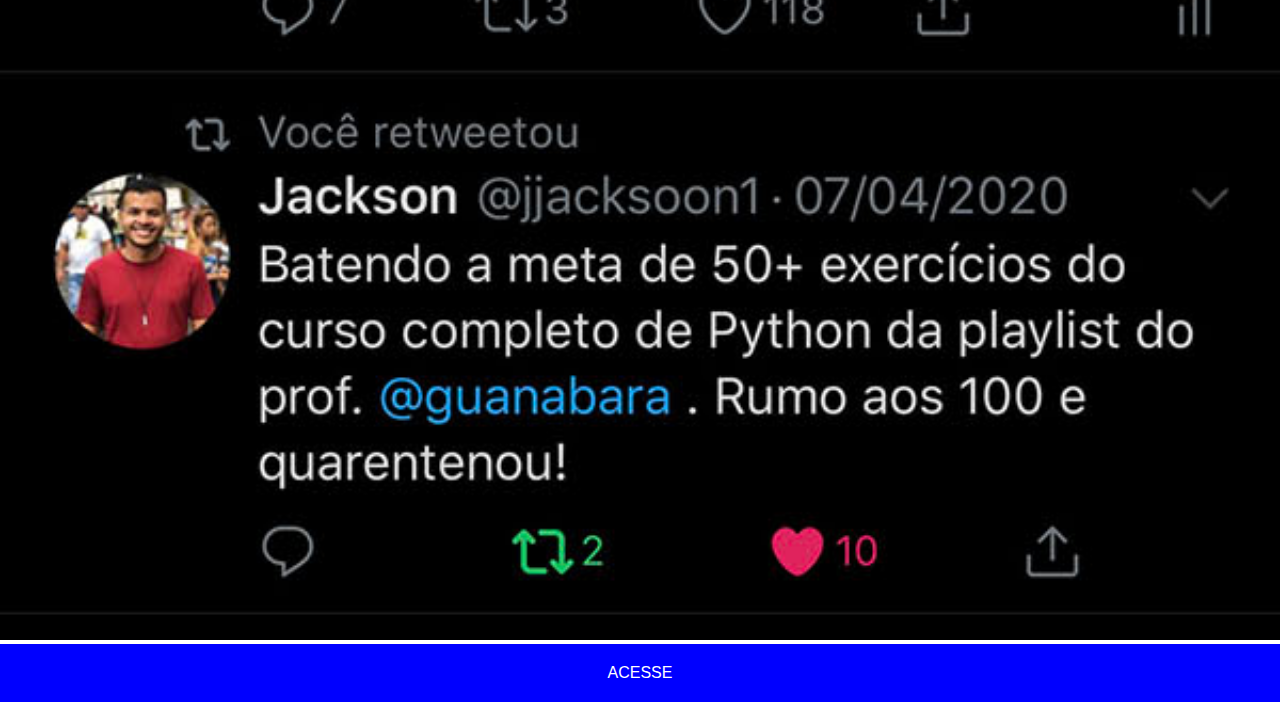
<file: redes-sociais/twitter.html>
<!DOCTYPE html>
<html lang="pt-br">
<head>
   <meta charset="UTF-8">
   <meta name="viewport"
	  content=''width=device-width, initial-scale=1.
	  0">
	  <title>TWITTER</title>
 </head>
 <style>
 *{
	margin: 0px;
	padding: 0px;
	font-family: Arial, Helvetica, sans-serif;
 }
 
 ::-webkit-scrollbar{
	height: 0%;
	width: 0%;
 }
 
 img {
	width: 100vw;
 }
 
 a {
 
background-color: blue;
text-align: center;
padding: 20px;
color: white;
display: block;
text-decoration: none;
text-weight: bold;

 }
 
 
 </style>
 <body>
	<img src="imagens/tela-twitter.jpg" alt="Twitter">
	<a href="https://twitter.com/guanabara" target="_blank">ACESSE</a>
	 	
		 
</body>
</html>
</file>
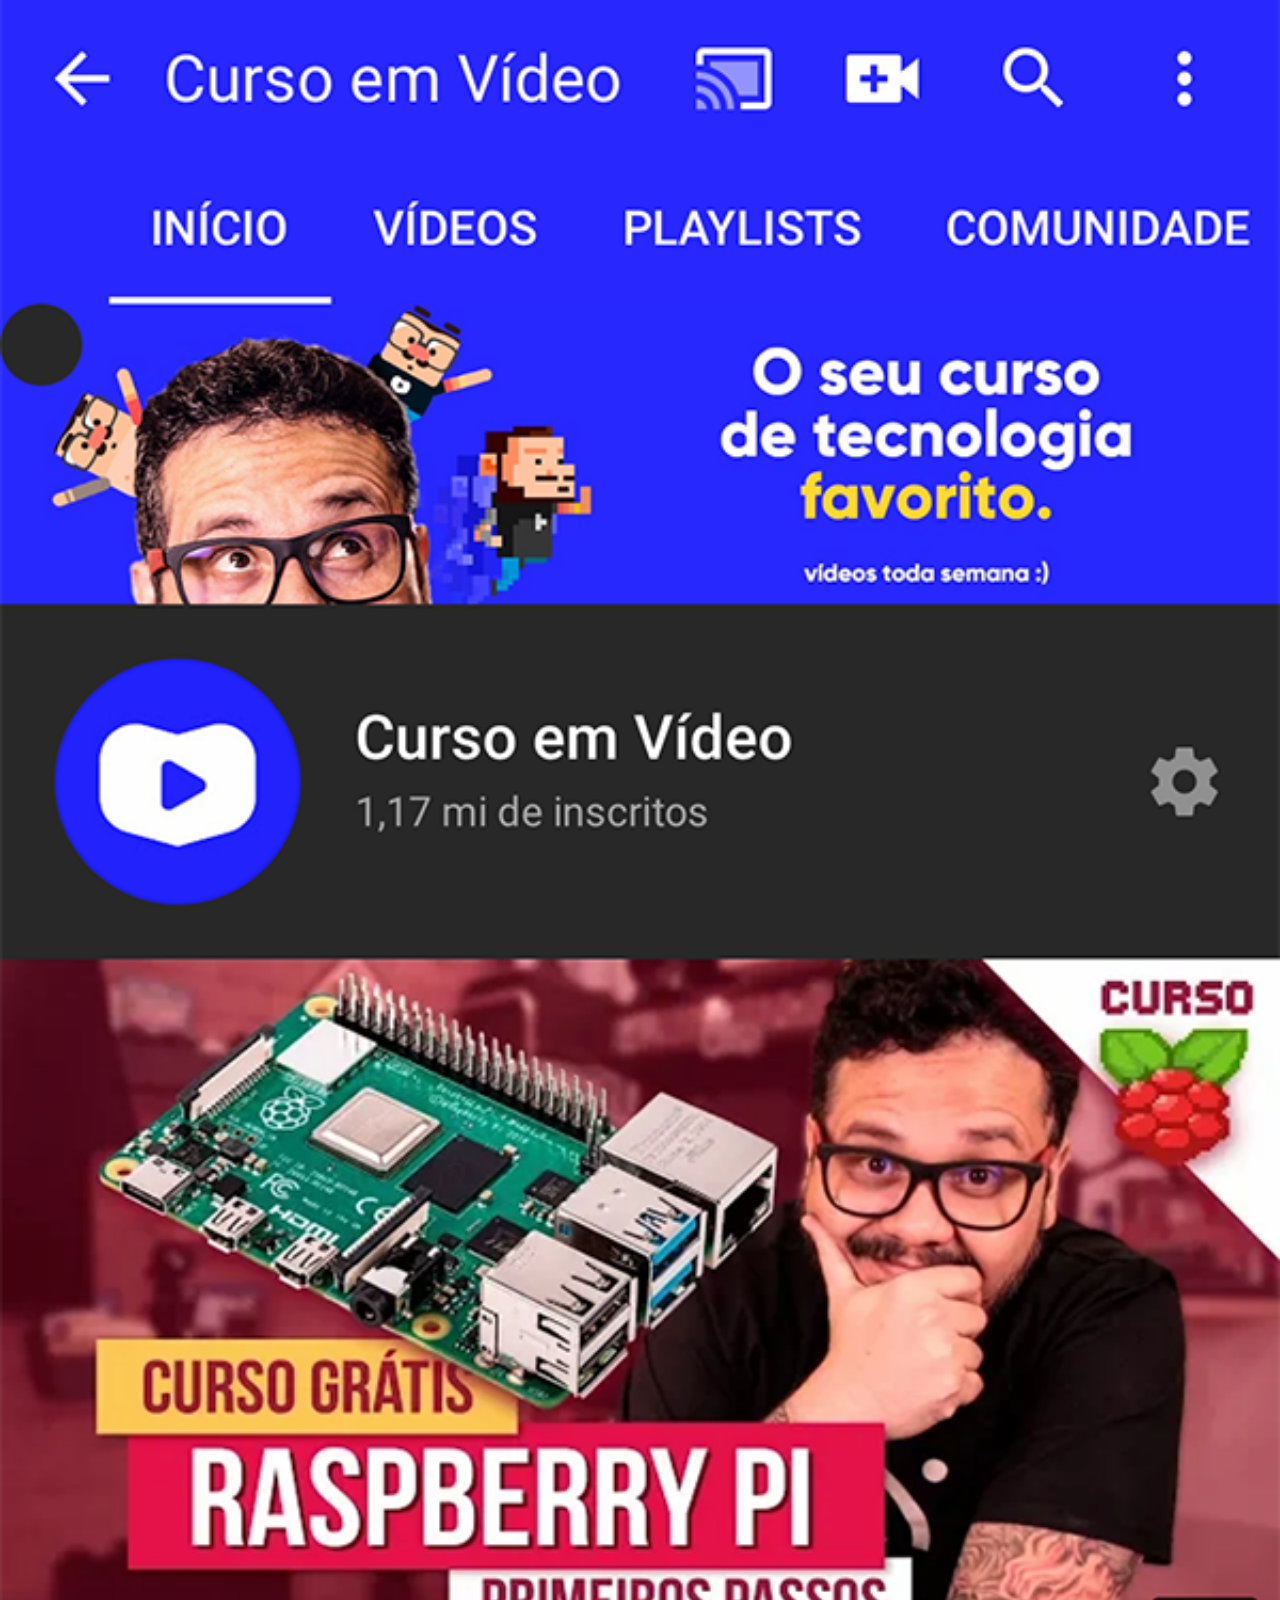
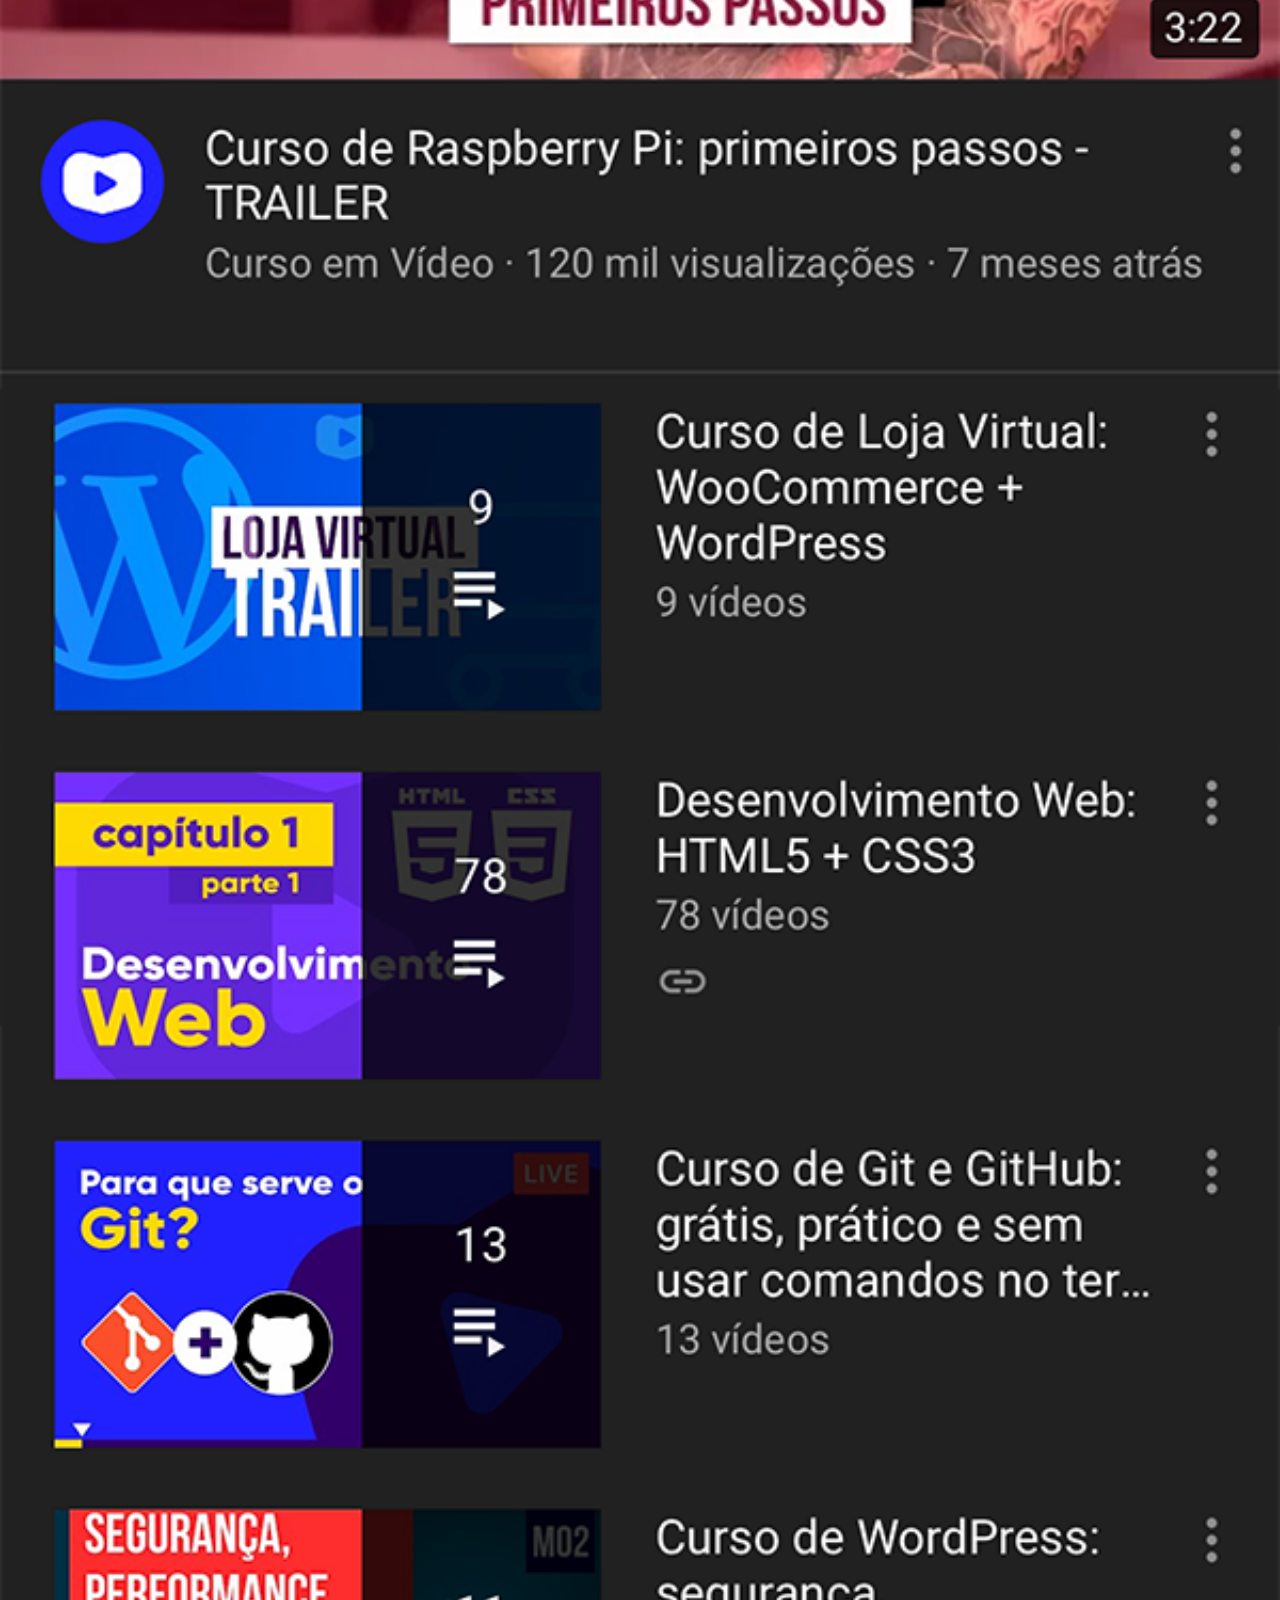
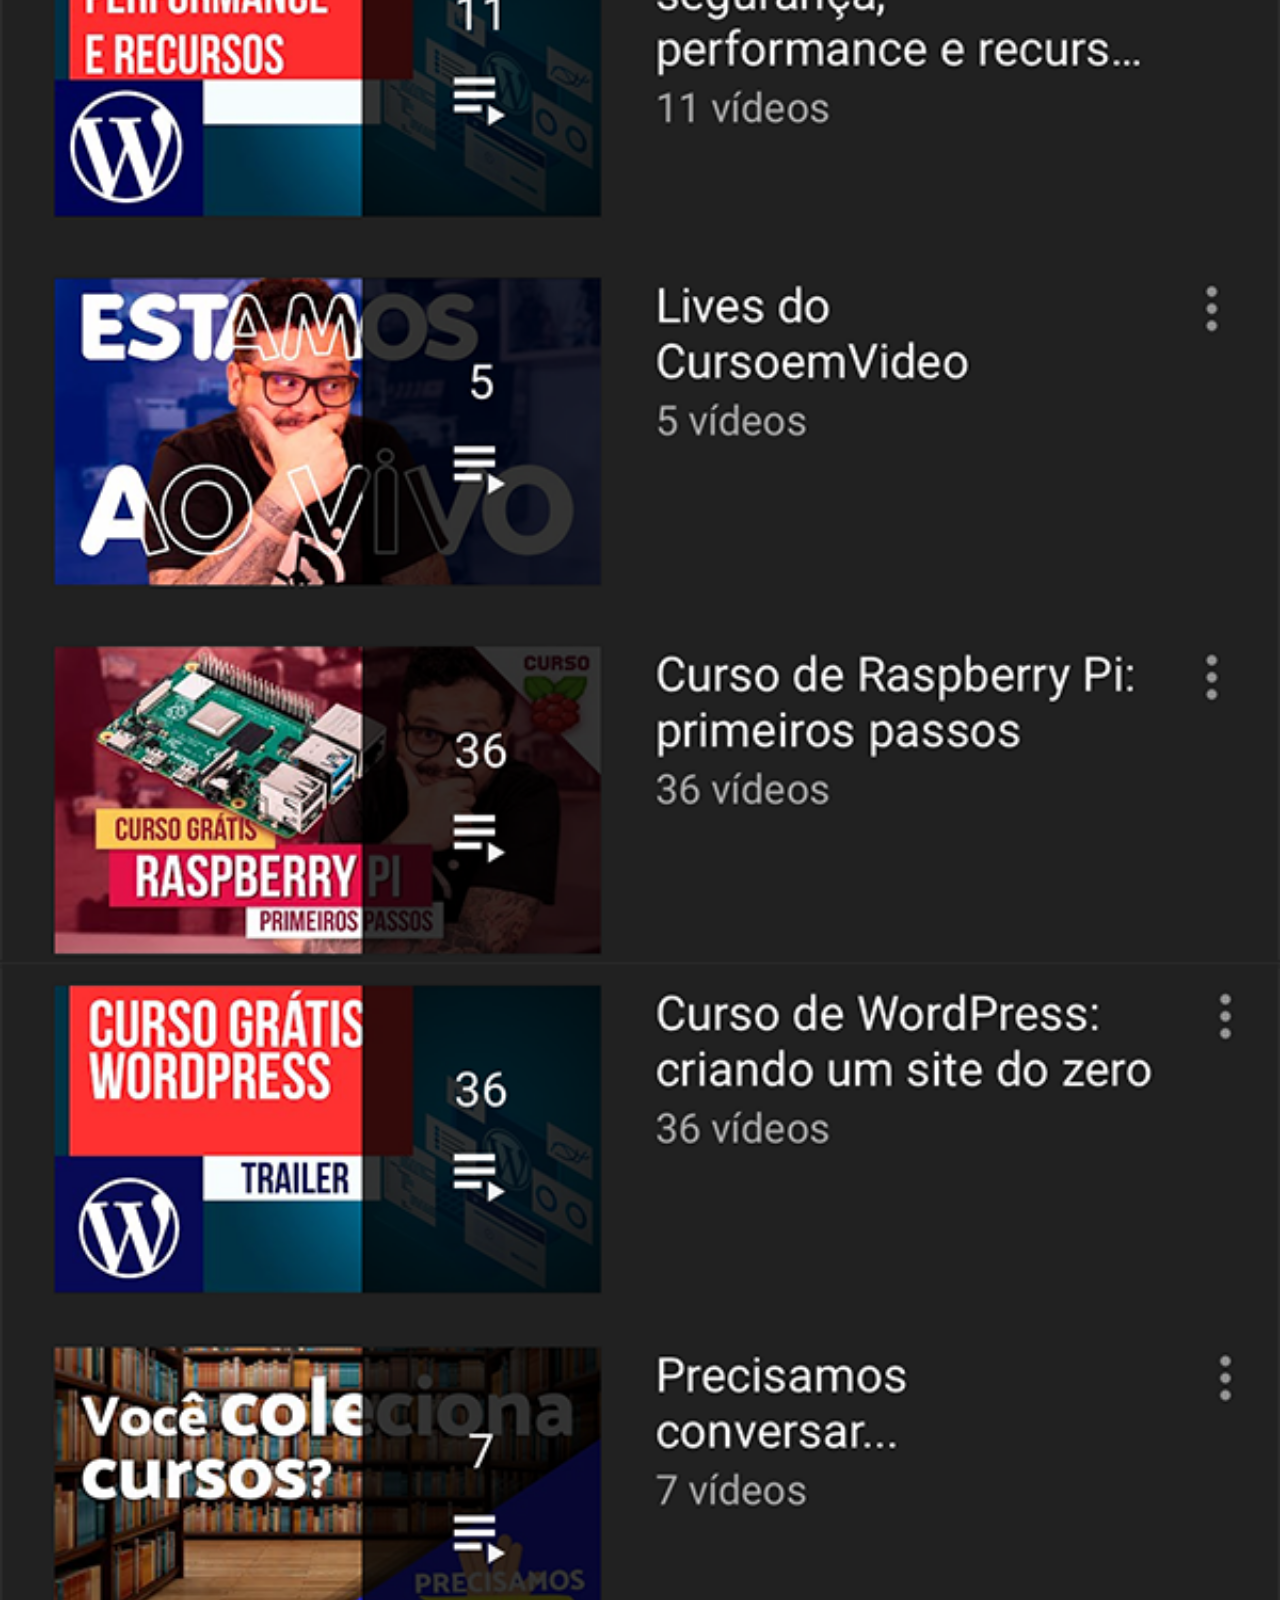
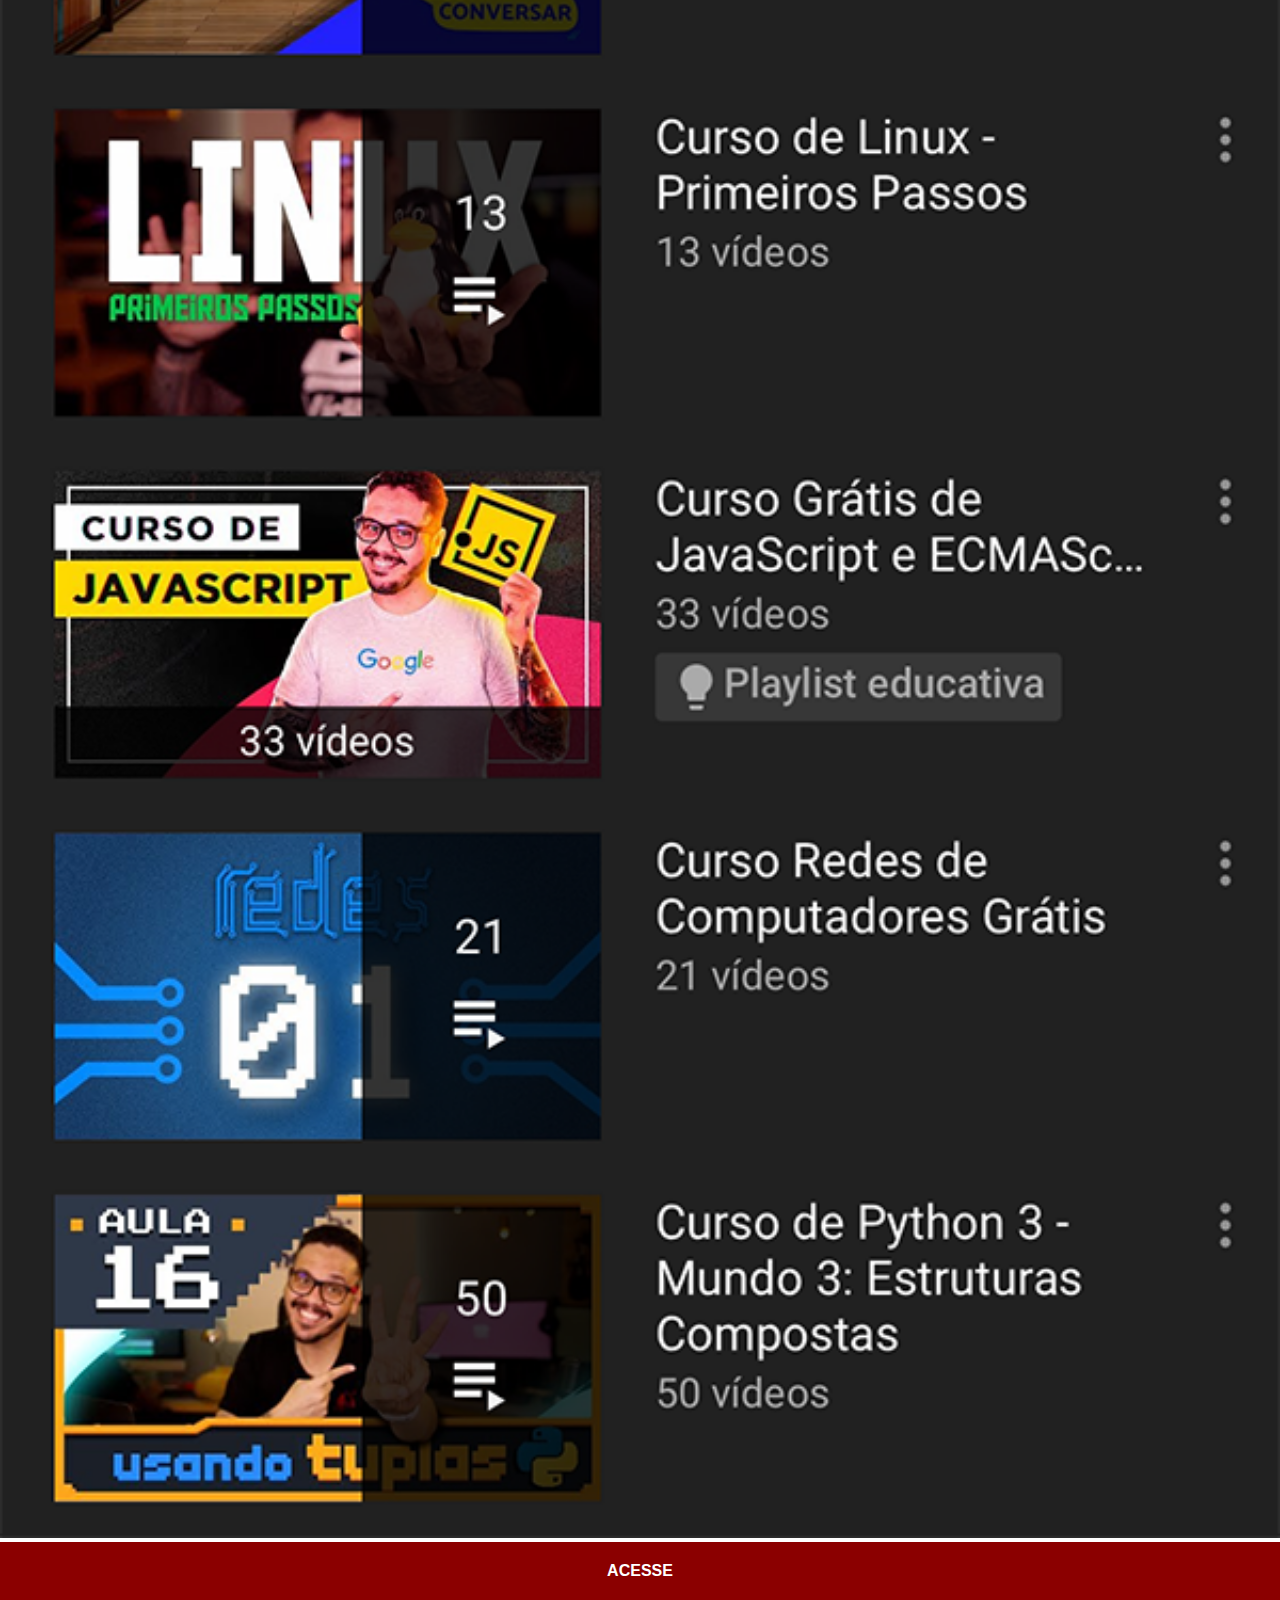
<file: redes-sociais/youtube.html>
<!DOCTYPE html>
<html lang="pt-br">
<head>
   <meta charset="UTF-8">
   <meta name="viewport"
	  content=''width=device-width, initial-scale=1.
	  0">
	  <title>YouTube</title>
 </head>
 <style>
 *{
	margin: 0px;
	padding: 0px;
	font-family: Arial, Helvetica, sans-serif;
 }
 
 img {
	width: 100vw;
	
 
 }
 
::-webkit-scrollbar {
	height: 0px;
	width: 0px;
}
 
 a {
	display: block;
	background-color: darkred;
	color: White;
	padding: 20px;
	text-align: center;
	font-weight: bold;
	text-decoration: none;
 }
 
 
 </style>
 <body>
	 	<img src="imagens/tela-youtube.png" alt="Youtube">
		<a href="https://www.youtube.com/c/CursoemV%C3%ADdeo"target="_blank">ACESSE</a>
		 
</body>
</html>
</file>
<file: redes-sociais/estilos/style.css>
@charset "UTF-8";

*{
	margin: 0px;
	padding: 0px;
	font-family: Arial, Helvetica, sans-serif;
}

html, body {
	height: 100vh;
	width: 100vw;
background-color: black;	

}

body {
	background: url(../imagens/fundo-madeira.jpg) no-repeat top center;
	background-size: cover;
	background-attachment: fixed;

}

main {
	height: 100vh;
	position: relative;
	
}

section#telefone {
	position: absolute;
	top: 50%;
	left: 50%;
	transform: translate(-50%, -50%);
	
	
	height: 627px;
	width: 311px;
	background: url('../imagens/frame-iphone.png')
	no-repeat;
}	

section#redes-sociais img{
	border-radius: 50%;
	width: 50px;
	margin: 10px;
	box-shadow: 2px 2px 5px rgba(0, 0, 0, 0.404);
	box-sizing: border-box;
	


}

section#redes-sociais img:hover {
	border: 2px solid rgba(255, 255, 255, 0.603);
	transform: translate(-3px, -3px);
	box-shadow: 5px 5px 10px rgba(0, 0, 0, 0.63);
	transition: transform .3s border 1s;


}

section#redes-sociais{
	text-align: right;

}

iframe#tela {
	position: relative;
	top: 80px;
	left: 22px;
	width: 266px;
	height: 471px;

}
</file>
